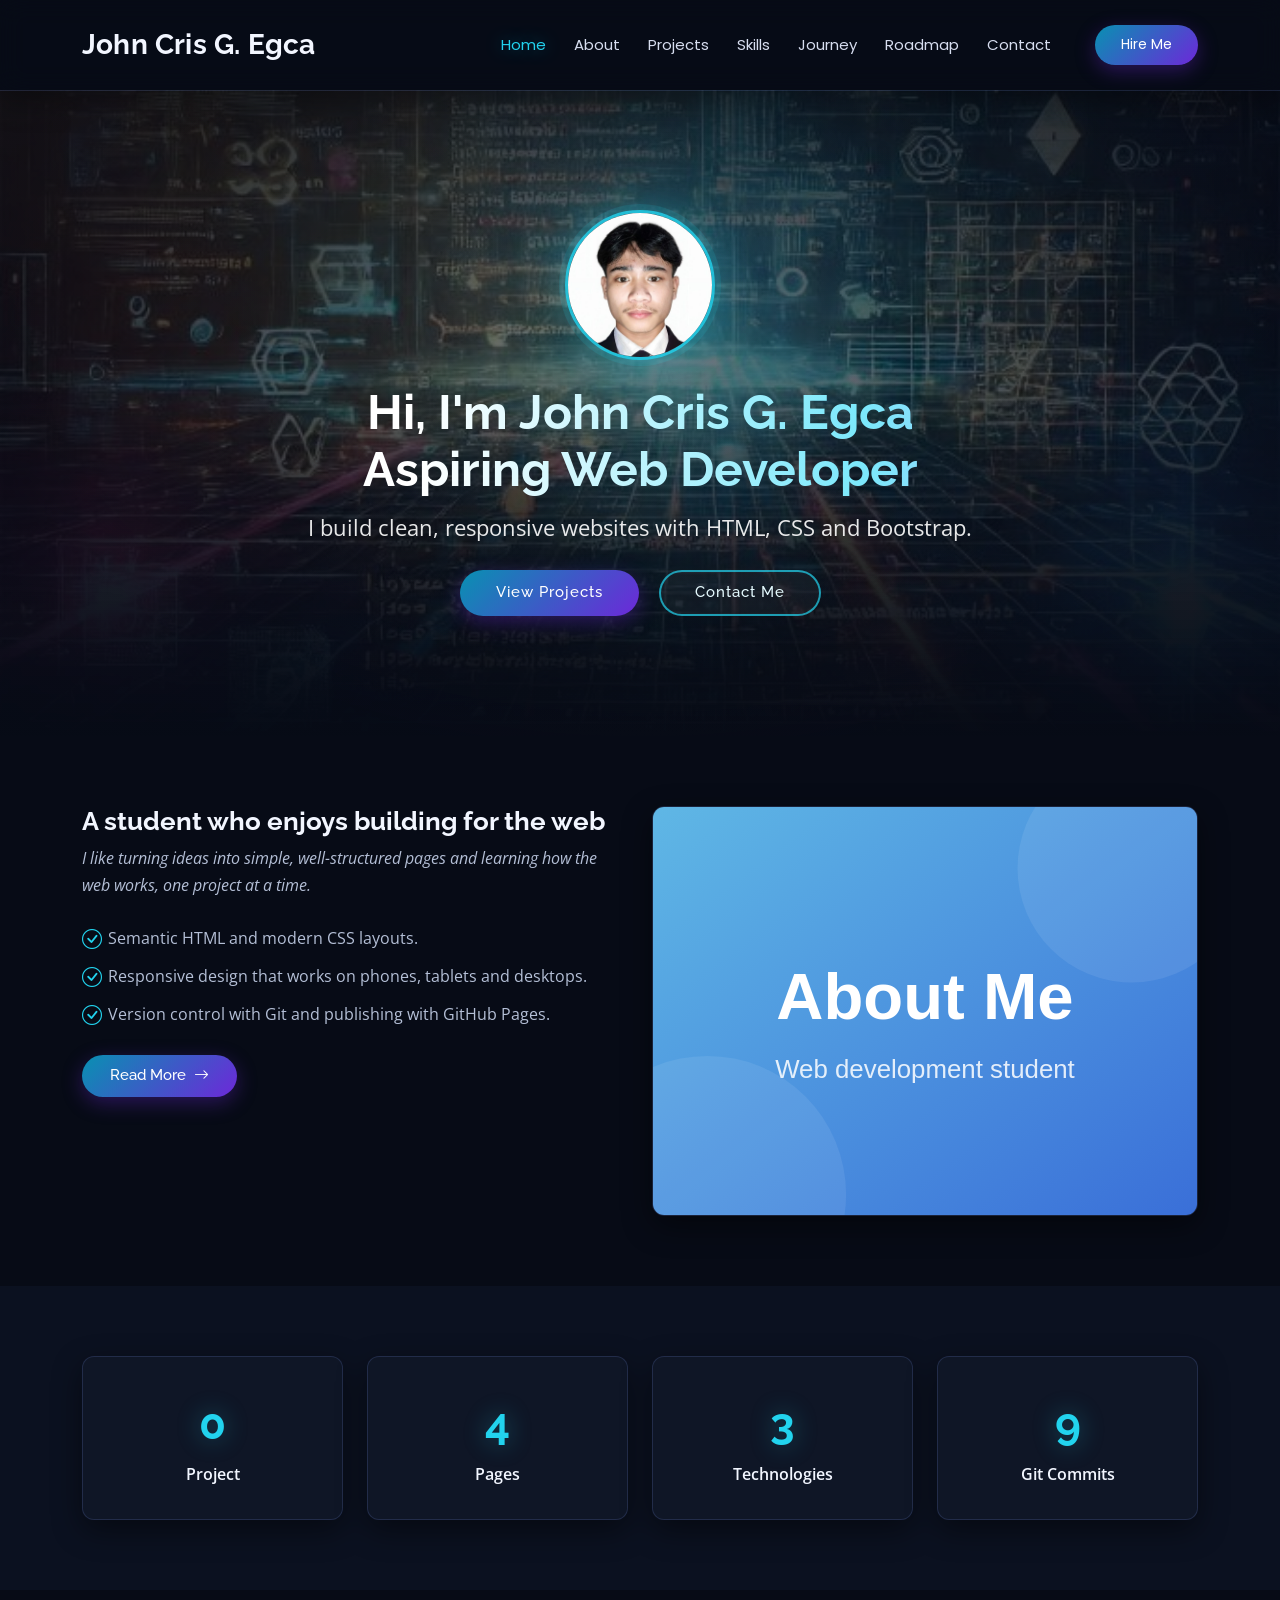
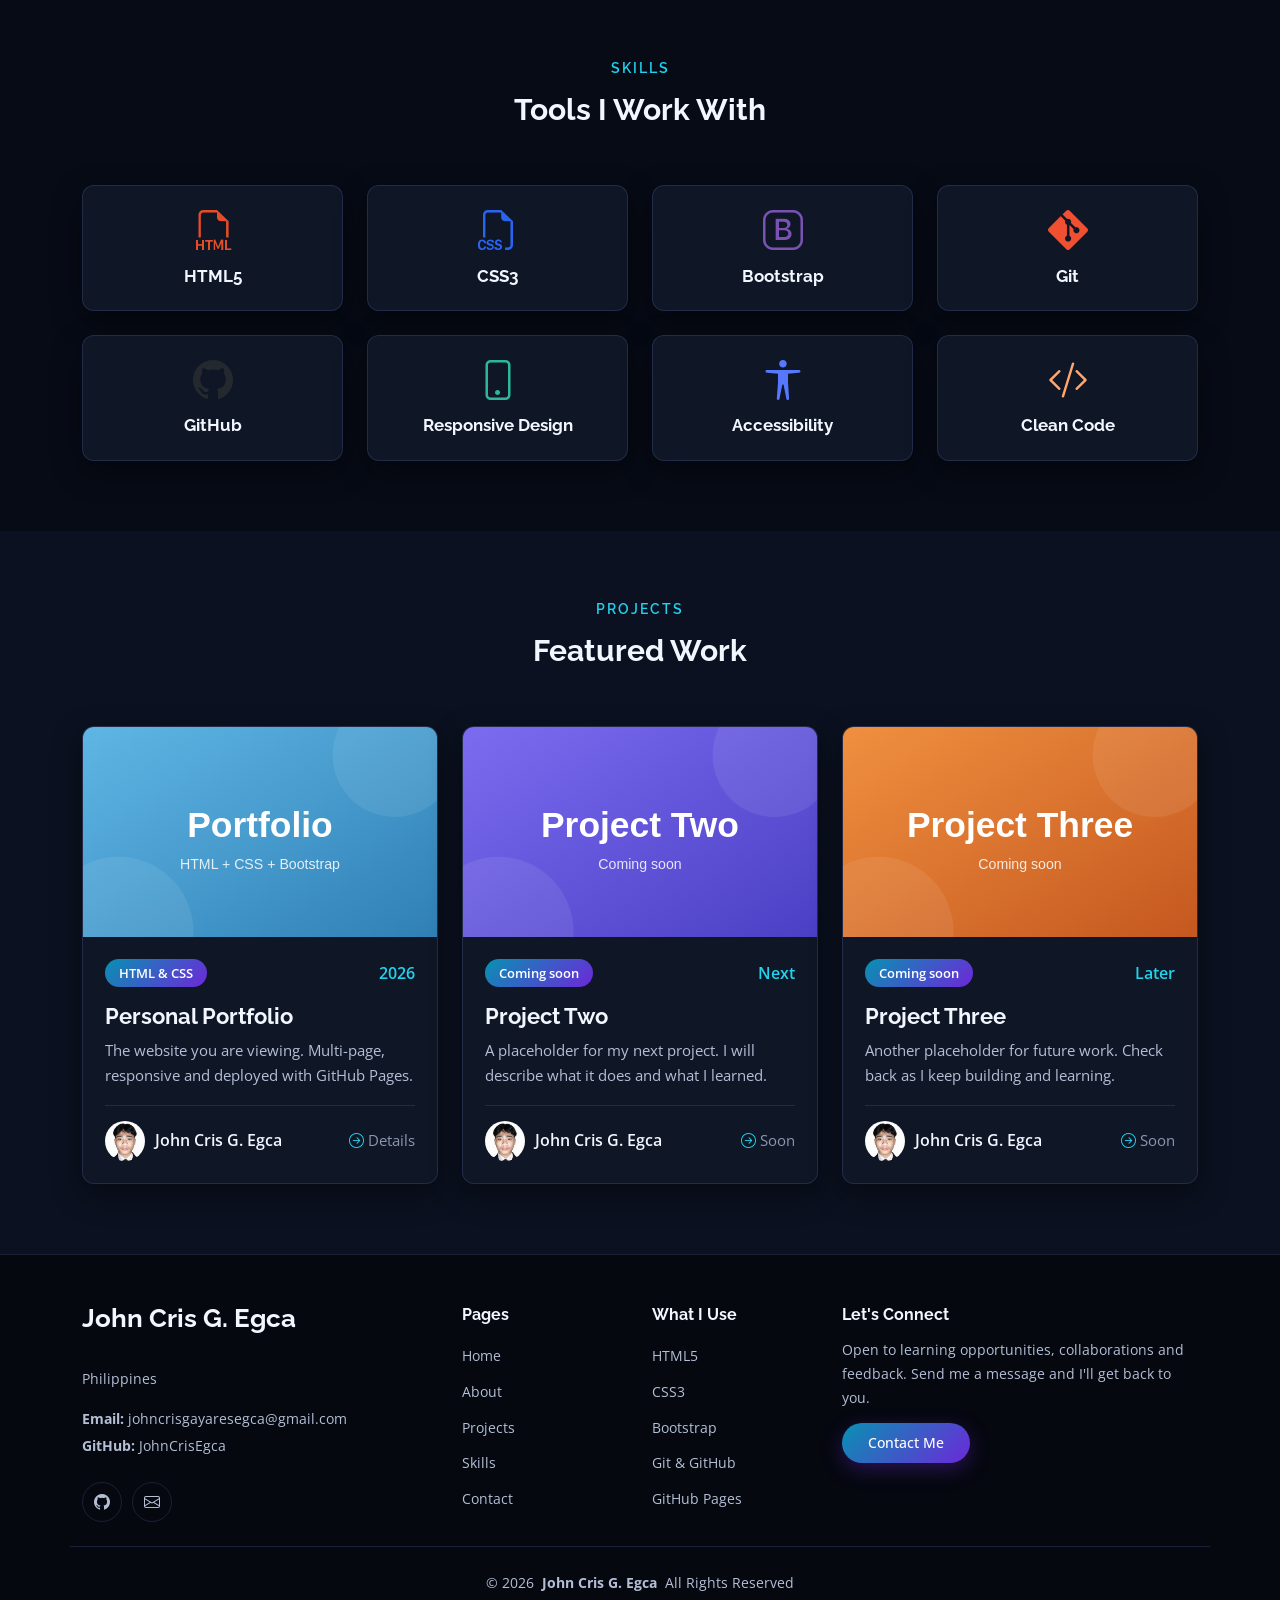
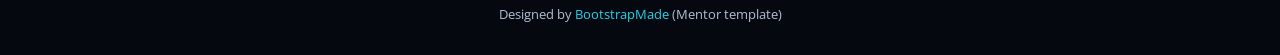
<file: index.html>
<!DOCTYPE html>
<html lang="en">

<head>
  <meta charset="utf-8">
  <meta content="width=device-width, initial-scale=1.0" name="viewport">
  <meta name="theme-color" content="#070b16">
  <meta name="color-scheme" content="dark">
  <title>Home | John Cris G. Egca</title>
  <meta name="description" content="Personal portfolio of John Cris G. Egca, an aspiring web developer.">
  <meta name="keywords" content="portfolio, web developer, HTML, CSS, John Cris G. Egca">

  <!-- Favicons -->
  <link href="assets/img/favicon.svg" rel="icon" type="image/svg+xml">

  <!-- Fonts -->
  <link href="https://fonts.googleapis.com" rel="preconnect">
  <link href="https://fonts.gstatic.com" rel="preconnect" crossorigin>
  <link href="https://fonts.googleapis.com/css2?family=Open+Sans:wght@300;400;500;600;700&family=Poppins:wght@300;400;500;600;700&family=Raleway:wght@400;500;600;700&display=swap" rel="stylesheet">

  <!-- Vendor CSS (CDN) -->
  <link href="https://cdn.jsdelivr.net/npm/bootstrap@5.3.3/dist/css/bootstrap.min.css" rel="stylesheet">
  <link href="https://cdn.jsdelivr.net/npm/bootstrap-icons@1.11.3/font/bootstrap-icons.min.css" rel="stylesheet">
  <link href="https://cdn.jsdelivr.net/npm/aos@2.3.4/dist/aos.css" rel="stylesheet">

  <!-- Main CSS File -->
  <link href="styles/main.css" rel="stylesheet">

  <!-- =======================================================
  * Layout based on: Mentor Bootstrap Template
  * Template URL: https://bootstrapmade.com/mentor-free-education-bootstrap-theme/
  * Author: BootstrapMade.com
  * License: https://bootstrapmade.com/license/
  ======================================================== -->
</head>

<body class="index-page">

  <header id="header" class="header d-flex align-items-center sticky-top">
    <div class="container-fluid container-xl position-relative d-flex align-items-center">

      <a href="index.html" class="logo d-flex align-items-center me-auto">
        <h1 class="sitename">John Cris G. Egca</h1>
      </a>

      <nav id="navmenu" class="navmenu">
        <ul>
          <li><a href="index.html" class="active">Home</a></li>
          <li><a href="about.html">About</a></li>
          <li><a href="projects.html">Projects</a></li>
          <li><a href="skills.html">Skills</a></li>
          <li><a href="journey.html">Journey</a></li>
          <li><a href="roadmap.html">Roadmap</a></li>
          <li><a href="contact.html">Contact</a></li>
        </ul>
        <i class="mobile-nav-toggle d-xl-none bi bi-list"></i>
      </nav>

      <a class="btn-getstarted" href="contact.html">Hire Me</a>

    </div>
  </header>

  <main class="main">

    <!-- Hero Section -->
    <section id="hero" class="hero section dark-background">

      <img src="assets/img/theme-bg.jpg" alt="" data-aos="fade-in">

      <div class="container">
        <img src="assets/img/profile.jpg" class="hero-photo" alt="Profile picture of John Cris G. Egca" data-aos="zoom-in">
        <h2 data-aos="fade-up" data-aos-delay="100">Hi, I'm John Cris G. Egca<br>Aspiring Web Developer</h2>
        <p data-aos="fade-up" data-aos-delay="200">I build clean, responsive websites with HTML, CSS and Bootstrap.</p>
        <div class="d-flex justify-content-center flex-wrap gap-2 mt-4" data-aos="fade-up" data-aos-delay="300">
          <a href="projects.html" class="btn-get-started">View Projects</a>
          <a href="contact.html" class="btn-get-started btn-outline">Contact Me</a>
        </div>
      </div>

    </section><!-- /Hero Section -->

    <!-- About Section -->
    <section id="about" class="about section">

      <div class="container">

        <div class="row gy-4">

          <div class="col-lg-6 order-1 order-lg-2" data-aos="fade-up" data-aos-delay="100">
            <img src="assets/img/about.svg" class="img-fluid" alt="About John Cris G. Egca">
          </div>

          <div class="col-lg-6 order-2 order-lg-1 content" data-aos="fade-up" data-aos-delay="200">
            <h3>A student who enjoys building for the web</h3>
            <p class="fst-italic">
              I like turning ideas into simple, well-structured pages and learning how the web works, one project at a time.
            </p>
            <ul>
              <li><i class="bi bi-check-circle"></i> <span>Semantic HTML and modern CSS layouts.</span></li>
              <li><i class="bi bi-check-circle"></i> <span>Responsive design that works on phones, tablets and desktops.</span></li>
              <li><i class="bi bi-check-circle"></i> <span>Version control with Git and publishing with GitHub Pages.</span></li>
            </ul>
            <a href="about.html" class="read-more"><span>Read More</span><i class="bi bi-arrow-right"></i></a>
          </div>

        </div>

      </div>

    </section><!-- /About Section -->

    <!-- Counts Section -->
    <section id="counts" class="section counts light-background">

      <div class="container" data-aos="fade-up" data-aos-delay="100">

        <div class="row gy-4">

          <div class="col-lg-3 col-md-6">
            <div class="stats-item text-center w-100 h-100">
              <span class="counter" data-end="1">1</span>
              <p>Project</p>
            </div>
          </div><!-- End Stats Item -->

          <div class="col-lg-3 col-md-6">
            <div class="stats-item text-center w-100 h-100">
              <span class="counter" data-end="7">7</span>
              <p>Pages</p>
            </div>
          </div><!-- End Stats Item -->

          <div class="col-lg-3 col-md-6">
            <div class="stats-item text-center w-100 h-100">
              <span class="counter" data-end="5">5</span>
              <p>Technologies</p>
            </div>
          </div><!-- End Stats Item -->

          <div class="col-lg-3 col-md-6">
            <div class="stats-item text-center w-100 h-100">
              <span class="counter" data-end="15">15</span>
              <p>Git Commits</p>
            </div>
          </div><!-- End Stats Item -->

        </div>

      </div>

    </section><!-- /Counts Section -->

    <!-- Features Section -->
    <section id="features" class="features section">

      <div class="container section-title" data-aos="fade-up">
        <h2>Skills</h2>
        <p>Tools I Work With</p>
      </div><!-- End Section Title -->

      <div class="container">

        <div class="row gy-4">

          <div class="col-lg-3 col-md-4 col-6" data-aos="fade-up" data-aos-delay="100">
            <div class="features-item">
              <i class="bi bi-filetype-html" style="color: #e44d26;"></i>
              <h3><a href="skills.html" class="stretched-link">HTML5</a></h3>
            </div>
          </div><!-- End Feature Item -->

          <div class="col-lg-3 col-md-4 col-6" data-aos="fade-up" data-aos-delay="200">
            <div class="features-item">
              <i class="bi bi-filetype-css" style="color: #2965f1;"></i>
              <h3><a href="skills.html" class="stretched-link">CSS3</a></h3>
            </div>
          </div><!-- End Feature Item -->

          <div class="col-lg-3 col-md-4 col-6" data-aos="fade-up" data-aos-delay="300">
            <div class="features-item">
              <i class="bi bi-bootstrap" style="color: #7952b3;"></i>
              <h3><a href="skills.html" class="stretched-link">Bootstrap</a></h3>
            </div>
          </div><!-- End Feature Item -->

          <div class="col-lg-3 col-md-4 col-6" data-aos="fade-up" data-aos-delay="400">
            <div class="features-item">
              <i class="bi bi-git" style="color: #f05032;"></i>
              <h3><a href="skills.html" class="stretched-link">Git</a></h3>
            </div>
          </div><!-- End Feature Item -->

          <div class="col-lg-3 col-md-4 col-6" data-aos="fade-up" data-aos-delay="500">
            <div class="features-item">
              <i class="bi bi-github" style="color: #24292f;"></i>
              <h3><a href="skills.html" class="stretched-link">GitHub</a></h3>
            </div>
          </div><!-- End Feature Item -->

          <div class="col-lg-3 col-md-4 col-6" data-aos="fade-up" data-aos-delay="600">
            <div class="features-item">
              <i class="bi bi-phone" style="color: #2fb59b;"></i>
              <h3><a href="skills.html" class="stretched-link">Responsive Design</a></h3>
            </div>
          </div><!-- End Feature Item -->

          <div class="col-lg-3 col-md-4 col-6" data-aos="fade-up" data-aos-delay="700">
            <div class="features-item">
              <i class="bi bi-universal-access" style="color: #5578ff;"></i>
              <h3><a href="skills.html" class="stretched-link">Accessibility</a></h3>
            </div>
          </div><!-- End Feature Item -->

          <div class="col-lg-3 col-md-4 col-6" data-aos="fade-up" data-aos-delay="800">
            <div class="features-item">
              <i class="bi bi-code-slash" style="color: #ffa76e;"></i>
              <h3><a href="skills.html" class="stretched-link">Clean Code</a></h3>
            </div>
          </div><!-- End Feature Item -->

        </div>

      </div>

    </section><!-- /Features Section -->

    <!-- Projects Section -->
    <section id="courses" class="courses section light-background">

      <div class="container section-title" data-aos="fade-up">
        <h2>Projects</h2>
        <p>Featured Work</p>
      </div><!-- End Section Title -->

      <div class="container">

        <div class="row">

          <div class="col-lg-4 col-md-6 d-flex align-items-stretch mt-4 mt-md-0" data-aos="zoom-in" data-aos-delay="100">
            <div class="course-item">
              <img src="assets/img/project-1.svg" class="img-fluid" alt="Personal Portfolio">
              <div class="course-content">
                <div class="d-flex justify-content-between align-items-center mb-3">
                  <p class="category">HTML &amp; CSS</p>
                  <p class="price">2026</p>
                </div>

                <h3><a href="project-details.html">Personal Portfolio</a></h3>
                <p class="description">The website you are viewing. Multi-page, responsive and deployed with GitHub Pages.</p>
                <div class="trainer d-flex justify-content-between align-items-center">
                  <div class="trainer-profile d-flex align-items-center">
                    <img src="assets/img/profile.jpg" class="img-fluid" alt="">
                    <a href="https://github.com/JohnCrisEgca" class="trainer-link" target="_blank" rel="noopener">John Cris G. Egca</a>
                  </div>
                  <div class="trainer-rank d-flex align-items-center">
                    <i class="bi bi-arrow-right-circle"></i>&nbsp;Details
                  </div>
                </div>
              </div>
            </div>
          </div> <!-- End Project Item-->

          <div class="col-lg-4 col-md-6 d-flex align-items-stretch mt-4 mt-md-0" data-aos="zoom-in" data-aos-delay="200">
            <div class="course-item">
              <img src="assets/img/project-2.svg" class="img-fluid" alt="Project Two">
              <div class="course-content">
                <div class="d-flex justify-content-between align-items-center mb-3">
                  <p class="category">Coming soon</p>
                  <p class="price">Next</p>
                </div>

                <h3><a href="projects.html">Project Two</a></h3>
                <p class="description">A placeholder for my next project. I will describe what it does and what I learned.</p>
                <div class="trainer d-flex justify-content-between align-items-center">
                  <div class="trainer-profile d-flex align-items-center">
                    <img src="assets/img/profile.jpg" class="img-fluid" alt="">
                    <a href="https://github.com/JohnCrisEgca" class="trainer-link" target="_blank" rel="noopener">John Cris G. Egca</a>
                  </div>
                  <div class="trainer-rank d-flex align-items-center">
                    <i class="bi bi-arrow-right-circle"></i>&nbsp;Soon
                  </div>
                </div>
              </div>
            </div>
          </div> <!-- End Project Item-->

          <div class="col-lg-4 col-md-6 d-flex align-items-stretch mt-4 mt-md-0" data-aos="zoom-in" data-aos-delay="300">
            <div class="course-item">
              <img src="assets/img/project-3.svg" class="img-fluid" alt="Project Three">
              <div class="course-content">
                <div class="d-flex justify-content-between align-items-center mb-3">
                  <p class="category">Coming soon</p>
                  <p class="price">Later</p>
                </div>

                <h3><a href="projects.html">Project Three</a></h3>
                <p class="description">Another placeholder for future work. Check back as I keep building and learning.</p>
                <div class="trainer d-flex justify-content-between align-items-center">
                  <div class="trainer-profile d-flex align-items-center">
                    <img src="assets/img/profile.jpg" class="img-fluid" alt="">
                    <a href="https://github.com/JohnCrisEgca" class="trainer-link" target="_blank" rel="noopener">John Cris G. Egca</a>
                  </div>
                  <div class="trainer-rank d-flex align-items-center">
                    <i class="bi bi-arrow-right-circle"></i>&nbsp;Soon
                  </div>
                </div>
              </div>
            </div>
          </div> <!-- End Project Item-->

        </div>

      </div>

    </section><!-- /Projects Section -->

  </main>

  <footer id="footer" class="footer position-relative light-background">

    <div class="container footer-top">
      <div class="row gy-4">
        <div class="col-lg-4 col-md-6 footer-about">
          <a href="index.html" class="logo d-flex align-items-center">
            <span class="sitename">John Cris G. Egca</span>
          </a>
          <div class="footer-contact pt-3">
            <p>Philippines</p>
            <p class="mt-3"><strong>Email:</strong> <span>johncrisgayaresegca@gmail.com</span></p>
            <p><strong>GitHub:</strong> <span>JohnCrisEgca</span></p>
          </div>
          <div class="social-links d-flex mt-4">
            <a href="https://github.com/JohnCrisEgca" target="_blank" rel="noopener" aria-label="GitHub"><i class="bi bi-github"></i></a>
            <a href="mailto:johncrisgayaresegca@gmail.com" aria-label="Email"><i class="bi bi-envelope"></i></a>
          </div>
        </div>

        <div class="col-lg-2 col-md-3 footer-links">
          <h4>Pages</h4>
          <ul>
            <li><a href="index.html">Home</a></li>
            <li><a href="about.html">About</a></li>
            <li><a href="projects.html">Projects</a></li>
            <li><a href="skills.html">Skills</a></li>
            <li><a href="contact.html">Contact</a></li>
          </ul>
        </div>

        <div class="col-lg-2 col-md-3 footer-links">
          <h4>What I Use</h4>
          <ul>
            <li><a href="skills.html">HTML5</a></li>
            <li><a href="skills.html">CSS3</a></li>
            <li><a href="skills.html">Bootstrap</a></li>
            <li><a href="skills.html">Git &amp; GitHub</a></li>
            <li><a href="skills.html">GitHub Pages</a></li>
          </ul>
        </div>

        <div class="col-lg-4 col-md-12 footer-cta">
          <h4>Let's Connect</h4>
          <p>Open to learning opportunities, collaborations and feedback. Send me a message and I'll get back to you.</p>
          <a href="contact.html" class="btn-cta">Contact Me</a>
        </div>

      </div>
    </div>

    <div class="container copyright text-center mt-4">
      <p>&copy; 2026 <strong class="px-1 sitename">John Cris G. Egca</strong> <span>All Rights Reserved</span></p>
      <div class="credits">
        Designed by <a href="https://bootstrapmade.com/">BootstrapMade</a> (Mentor template)
      </div>
    </div>

  </footer>

  <!-- Scroll Top -->
  <a href="#" id="scroll-top" class="scroll-top d-flex align-items-center justify-content-center"><i class="bi bi-arrow-up-short"></i></a>

  <!-- Preloader -->
  <div id="preloader"></div>

  <!-- Vendor JS Files (CDN) -->
  <script src="https://cdn.jsdelivr.net/npm/bootstrap@5.3.3/dist/js/bootstrap.bundle.min.js"></script>
  <script src="https://cdn.jsdelivr.net/npm/aos@2.3.4/dist/aos.js"></script>

  <!-- Main JS File -->
  <script src="assets/js/main.js"></script>

</body>

</html>
</file>
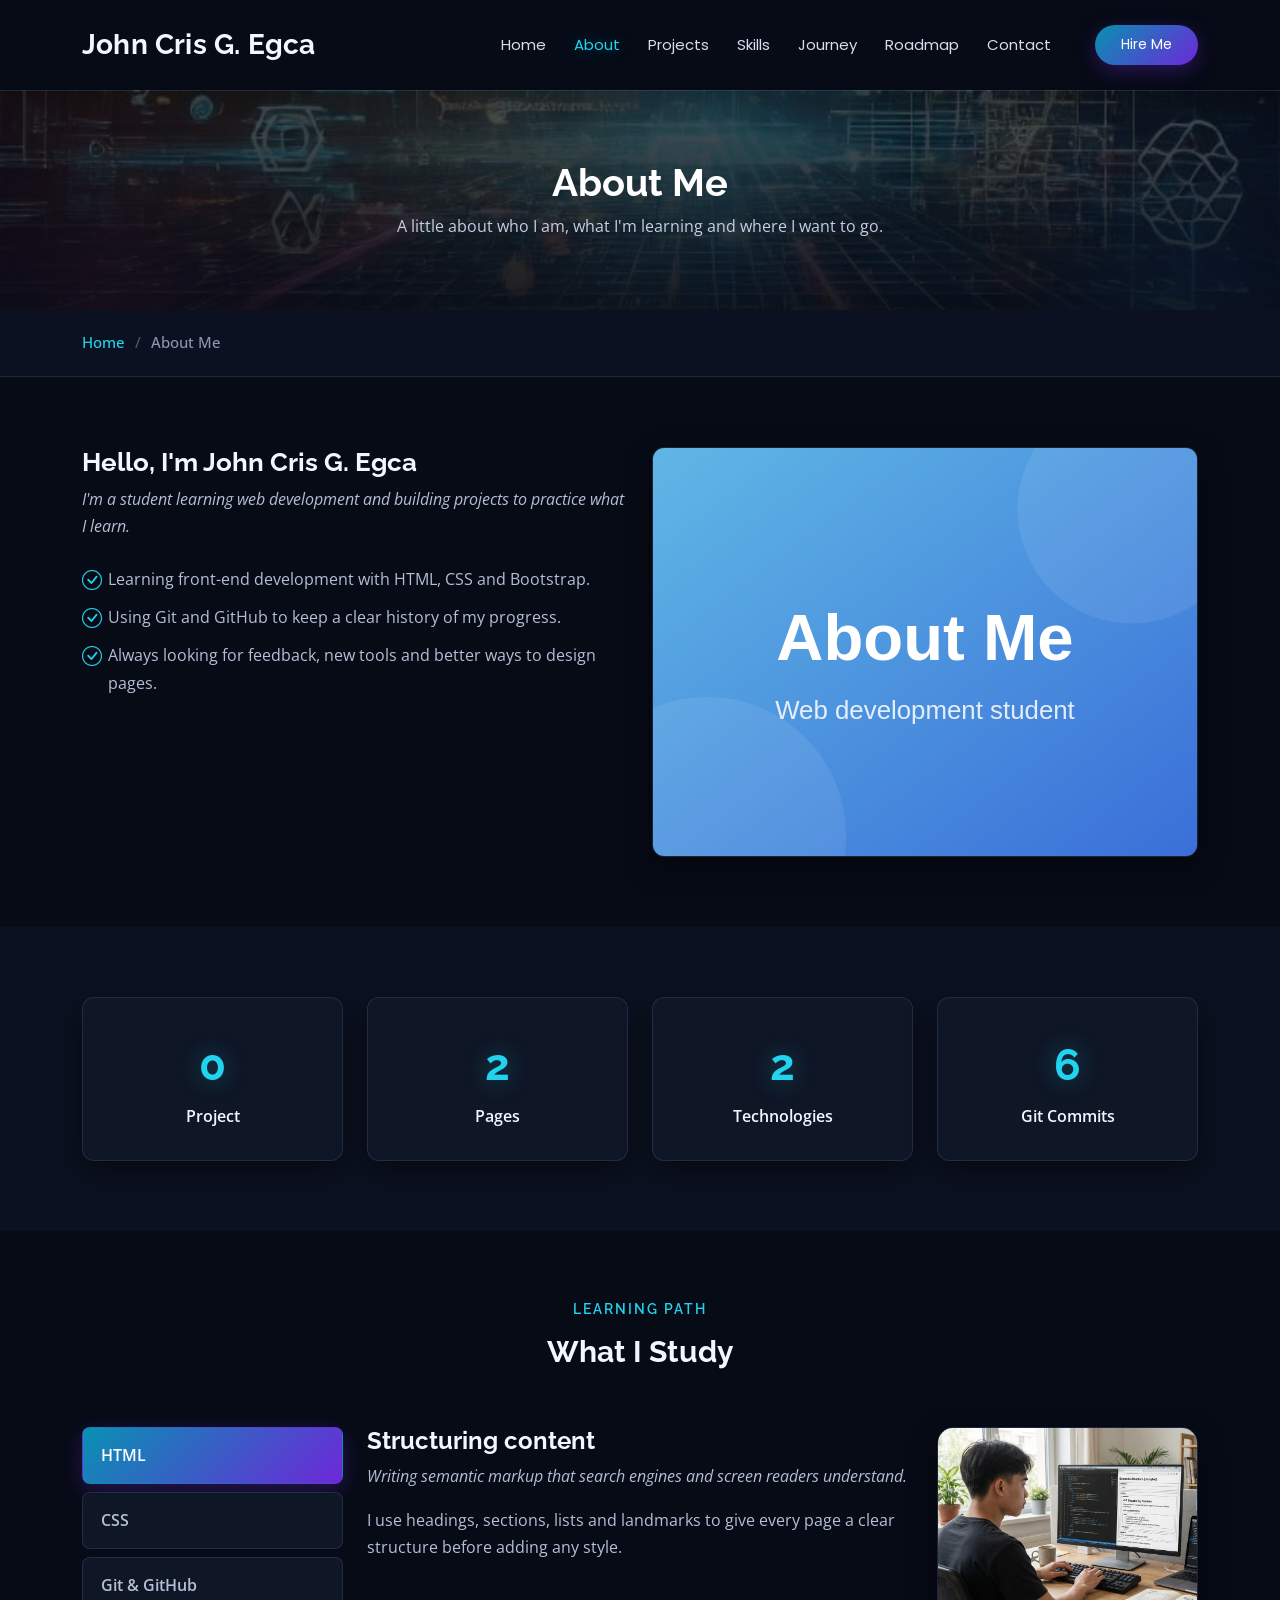
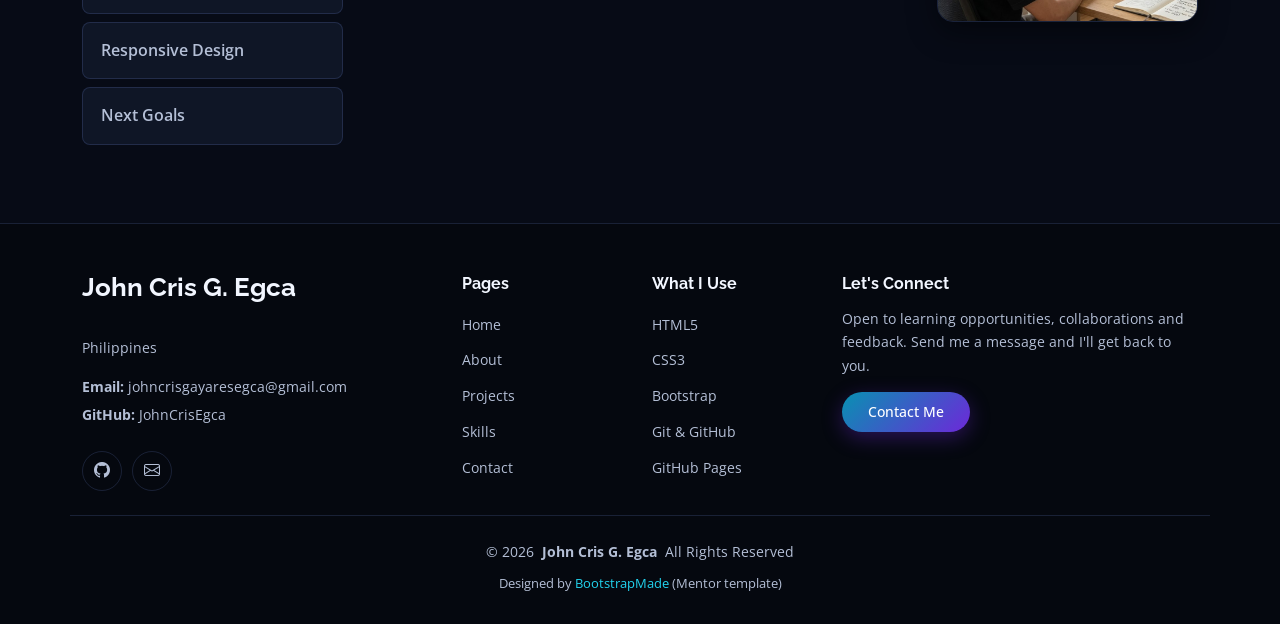
<file: about.html>
<!DOCTYPE html>
<html lang="en">

<head>
  <meta charset="utf-8">
  <meta content="width=device-width, initial-scale=1.0" name="viewport">
  <meta name="theme-color" content="#070b16">
  <meta name="color-scheme" content="dark">
  <title>About | John Cris G. Egca</title>
  <meta name="description" content="About John Cris G. Egca, an aspiring web developer.">
  <meta name="keywords" content="portfolio, web developer, HTML, CSS, John Cris G. Egca">

  <!-- Favicons -->
  <link href="assets/img/favicon.svg" rel="icon" type="image/svg+xml">

  <!-- Fonts -->
  <link href="https://fonts.googleapis.com" rel="preconnect">
  <link href="https://fonts.gstatic.com" rel="preconnect" crossorigin>
  <link href="https://fonts.googleapis.com/css2?family=Open+Sans:wght@300;400;500;600;700&family=Poppins:wght@300;400;500;600;700&family=Raleway:wght@400;500;600;700&display=swap" rel="stylesheet">

  <!-- Vendor CSS (CDN) -->
  <link href="https://cdn.jsdelivr.net/npm/bootstrap@5.3.3/dist/css/bootstrap.min.css" rel="stylesheet">
  <link href="https://cdn.jsdelivr.net/npm/bootstrap-icons@1.11.3/font/bootstrap-icons.min.css" rel="stylesheet">
  <link href="https://cdn.jsdelivr.net/npm/aos@2.3.4/dist/aos.css" rel="stylesheet">

  <!-- Main CSS File -->
  <link href="styles/main.css" rel="stylesheet">

  <!-- =======================================================
  * Layout based on: Mentor Bootstrap Template
  * Template URL: https://bootstrapmade.com/mentor-free-education-bootstrap-theme/
  * Author: BootstrapMade.com
  * License: https://bootstrapmade.com/license/
  ======================================================== -->
</head>

<body class="about-page">

  <header id="header" class="header d-flex align-items-center sticky-top">
    <div class="container-fluid container-xl position-relative d-flex align-items-center">

      <a href="index.html" class="logo d-flex align-items-center me-auto">
        <h1 class="sitename">John Cris G. Egca</h1>
      </a>

      <nav id="navmenu" class="navmenu">
        <ul>
          <li><a href="index.html">Home</a></li>
          <li><a href="about.html" class="active">About</a></li>
          <li><a href="projects.html">Projects</a></li>
          <li><a href="skills.html">Skills</a></li>
          <li><a href="journey.html">Journey</a></li>
          <li><a href="roadmap.html">Roadmap</a></li>
          <li><a href="contact.html">Contact</a></li>
        </ul>
        <i class="mobile-nav-toggle d-xl-none bi bi-list"></i>
      </nav>

      <a class="btn-getstarted" href="contact.html">Hire Me</a>

    </div>
  </header>

  <main class="main">

    <!-- Page Title -->
    <div class="page-title" data-aos="fade">
      <div class="heading">
        <div class="container">
          <div class="row d-flex justify-content-center text-center">
            <div class="col-lg-8">
              <h1>About Me</h1>
              <p class="mb-0">A little about who I am, what I'm learning and where I want to go.</p>
            </div>
          </div>
        </div>
      </div>
      <nav class="breadcrumbs">
        <div class="container">
          <ol>
            <li><a href="index.html">Home</a></li>
            <li class="current">About Me</li>
          </ol>
        </div>
      </nav>
    </div><!-- End Page Title -->

    <!-- About Us Section -->
    <section id="about-us" class="section about-us">

      <div class="container">

        <div class="row gy-4">

          <div class="col-lg-6 order-1 order-lg-2" data-aos="fade-up" data-aos-delay="100">
            <img src="assets/img/about.svg" class="img-fluid" alt="About John Cris G. Egca">
          </div>

          <div class="col-lg-6 order-2 order-lg-1 content" data-aos="fade-up" data-aos-delay="200">
            <h3>Hello, I'm John Cris G. Egca</h3>
            <p class="fst-italic">
              I'm a student learning web development and building projects to practice what I learn.
            </p>
            <ul>
              <li><i class="bi bi-check-circle"></i> <span>Learning front-end development with HTML, CSS and Bootstrap.</span></li>
              <li><i class="bi bi-check-circle"></i> <span>Using Git and GitHub to keep a clear history of my progress.</span></li>
              <li><i class="bi bi-check-circle"></i> <span>Always looking for feedback, new tools and better ways to design pages.</span></li>
            </ul>
          </div>

        </div>

      </div>

    </section><!-- /About Us Section -->

    <!-- Counts Section -->
    <section id="counts" class="section counts light-background">

      <div class="container" data-aos="fade-up" data-aos-delay="100">

        <div class="row gy-4">

          <div class="col-lg-3 col-md-6">
            <div class="stats-item text-center w-100 h-100">
              <span class="counter" data-end="1">1</span>
              <p>Project</p>
            </div>
          </div><!-- End Stats Item -->

          <div class="col-lg-3 col-md-6">
            <div class="stats-item text-center w-100 h-100">
              <span class="counter" data-end="7">7</span>
              <p>Pages</p>
            </div>
          </div><!-- End Stats Item -->

          <div class="col-lg-3 col-md-6">
            <div class="stats-item text-center w-100 h-100">
              <span class="counter" data-end="5">5</span>
              <p>Technologies</p>
            </div>
          </div><!-- End Stats Item -->

          <div class="col-lg-3 col-md-6">
            <div class="stats-item text-center w-100 h-100">
              <span class="counter" data-end="15">15</span>
              <p>Git Commits</p>
            </div>
          </div><!-- End Stats Item -->

        </div>

      </div>

    </section><!-- /Counts Section -->

    <!-- Tabs Section -->
    <section id="tabs" class="tabs section">

      <div class="container section-title" data-aos="fade-up">
        <h2>Learning Path</h2>
        <p>What I Study</p>
      </div><!-- End Section Title -->

      <div class="container" data-aos="fade-up" data-aos-delay="100">

        <div class="row">
          <div class="col-lg-3">
            <ul class="nav nav-tabs flex-column">
              <li class="nav-item">
                <a class="nav-link active show" data-bs-toggle="tab" href="#tab-1">HTML</a>
              </li>
              <li class="nav-item">
                <a class="nav-link" data-bs-toggle="tab" href="#tab-2">CSS</a>
              </li>
              <li class="nav-item">
                <a class="nav-link" data-bs-toggle="tab" href="#tab-3">Git &amp; GitHub</a>
              </li>
              <li class="nav-item">
                <a class="nav-link" data-bs-toggle="tab" href="#tab-4">Responsive Design</a>
              </li>
              <li class="nav-item">
                <a class="nav-link" data-bs-toggle="tab" href="#tab-5">Next Goals</a>
              </li>
            </ul>
          </div>
          <div class="col-lg-9 mt-4 mt-lg-0">
            <div class="tab-content">
              <div class="tab-pane active show" id="tab-1">
                <div class="row">
                  <div class="col-lg-8 details order-2 order-lg-1">
                    <h3>Structuring content</h3>
                    <p class="fst-italic">Writing semantic markup that search engines and screen readers understand.</p>
                    <p>I use headings, sections, lists and landmarks to give every page a clear structure before adding any style.</p>
                  </div>
                  <div class="col-lg-4 text-center order-1 order-lg-2">
                    <img src="assets/img/structuring-content.jpg" alt="Studying semantic HTML at my desk" class="img-fluid rounded-4 tab-photo">
                  </div>
                </div>
              </div>
              <div class="tab-pane" id="tab-2">
                <div class="row">
                  <div class="col-lg-8 details order-2 order-lg-1">
                    <h3>Styling and layout</h3>
                    <p class="fst-italic">Making pages look good with Flexbox, Grid and a consistent design system.</p>
                    <p>I organize styles in a dedicated stylesheet and use variables for colors and fonts so changes stay easy.</p>
                  </div>
                  <div class="col-lg-4 text-center order-1 order-lg-2">
                    <img src="assets/img/styling-layout.jpg" alt="Styling and building layouts with CSS at my desk" class="img-fluid rounded-4 tab-photo">
                  </div>
                </div>
              </div>
              <div class="tab-pane" id="tab-3">
                <div class="row">
                  <div class="col-lg-8 details order-2 order-lg-1">
                    <h3>Tracking my work</h3>
                    <p class="fst-italic">Using commits to document progress and GitHub to share the code.</p>
                    <p>Small, clear commits make it easy to see how a project grew, and to undo mistakes safely.</p>
                  </div>
                  <div class="col-lg-4 text-center order-1 order-lg-2">
                    <img src="assets/img/tracking-work.jpg" alt="Tracking my work with Git and GitHub at my desk" class="img-fluid rounded-4 tab-photo">
                  </div>
                </div>
              </div>
              <div class="tab-pane" id="tab-4">
                <div class="row">
                  <div class="col-lg-8 details order-2 order-lg-1">
                    <h3>Every screen size</h3>
                    <p class="fst-italic">Building mobile-friendly layouts with Bootstrap's grid and media queries.</p>
                    <p>I test pages at phone, tablet and desktop widths so nothing breaks or overflows.</p>
                  </div>
                  <div class="col-lg-4 text-center order-1 order-lg-2">
                    <img src="assets/img/every-screen.jpg" alt="Testing my pages on phone, tablet and desktop" class="img-fluid rounded-4 tab-photo">
                  </div>
                </div>
              </div>
              <div class="tab-pane" id="tab-5">
                <div class="row">
                  <div class="col-lg-8 details order-2 order-lg-1">
                    <h3>Where I'm heading</h3>
                    <p class="fst-italic">Learning JavaScript to make my pages interactive.</p>
                    <p>After HTML and CSS, I want to learn the DOM, small interactive widgets and eventually a front-end framework.</p>
                  </div>
                  <div class="col-lg-4 text-center order-1 order-lg-2">
                    <img src="assets/img/where-heading.jpg" alt="Learning JavaScript and planning my next steps at my desk" class="img-fluid rounded-4 tab-photo">
                  </div>
                </div>
              </div>
            </div>
          </div>
        </div>

      </div>

    </section><!-- /Tabs Section -->

  </main>

  <footer id="footer" class="footer position-relative light-background">

    <div class="container footer-top">
      <div class="row gy-4">
        <div class="col-lg-4 col-md-6 footer-about">
          <a href="index.html" class="logo d-flex align-items-center">
            <span class="sitename">John Cris G. Egca</span>
          </a>
          <div class="footer-contact pt-3">
            <p>Philippines</p>
            <p class="mt-3"><strong>Email:</strong> <span>johncrisgayaresegca@gmail.com</span></p>
            <p><strong>GitHub:</strong> <span>JohnCrisEgca</span></p>
          </div>
          <div class="social-links d-flex mt-4">
            <a href="https://github.com/JohnCrisEgca" target="_blank" rel="noopener" aria-label="GitHub"><i class="bi bi-github"></i></a>
            <a href="mailto:johncrisgayaresegca@gmail.com" aria-label="Email"><i class="bi bi-envelope"></i></a>
          </div>
        </div>

        <div class="col-lg-2 col-md-3 footer-links">
          <h4>Pages</h4>
          <ul>
            <li><a href="index.html">Home</a></li>
            <li><a href="about.html">About</a></li>
            <li><a href="projects.html">Projects</a></li>
            <li><a href="skills.html">Skills</a></li>
            <li><a href="contact.html">Contact</a></li>
          </ul>
        </div>

        <div class="col-lg-2 col-md-3 footer-links">
          <h4>What I Use</h4>
          <ul>
            <li><a href="skills.html">HTML5</a></li>
            <li><a href="skills.html">CSS3</a></li>
            <li><a href="skills.html">Bootstrap</a></li>
            <li><a href="skills.html">Git &amp; GitHub</a></li>
            <li><a href="skills.html">GitHub Pages</a></li>
          </ul>
        </div>

        <div class="col-lg-4 col-md-12 footer-cta">
          <h4>Let's Connect</h4>
          <p>Open to learning opportunities, collaborations and feedback. Send me a message and I'll get back to you.</p>
          <a href="contact.html" class="btn-cta">Contact Me</a>
        </div>

      </div>
    </div>

    <div class="container copyright text-center mt-4">
      <p>&copy; 2026 <strong class="px-1 sitename">John Cris G. Egca</strong> <span>All Rights Reserved</span></p>
      <div class="credits">
        Designed by <a href="https://bootstrapmade.com/">BootstrapMade</a> (Mentor template)
      </div>
    </div>

  </footer>

  <!-- Scroll Top -->
  <a href="#" id="scroll-top" class="scroll-top d-flex align-items-center justify-content-center"><i class="bi bi-arrow-up-short"></i></a>

  <!-- Preloader -->
  <div id="preloader"></div>

  <!-- Vendor JS Files (CDN) -->
  <script src="https://cdn.jsdelivr.net/npm/bootstrap@5.3.3/dist/js/bootstrap.bundle.min.js"></script>
  <script src="https://cdn.jsdelivr.net/npm/aos@2.3.4/dist/aos.js"></script>

  <!-- Main JS File -->
  <script src="assets/js/main.js"></script>

</body>

</html>
</file>
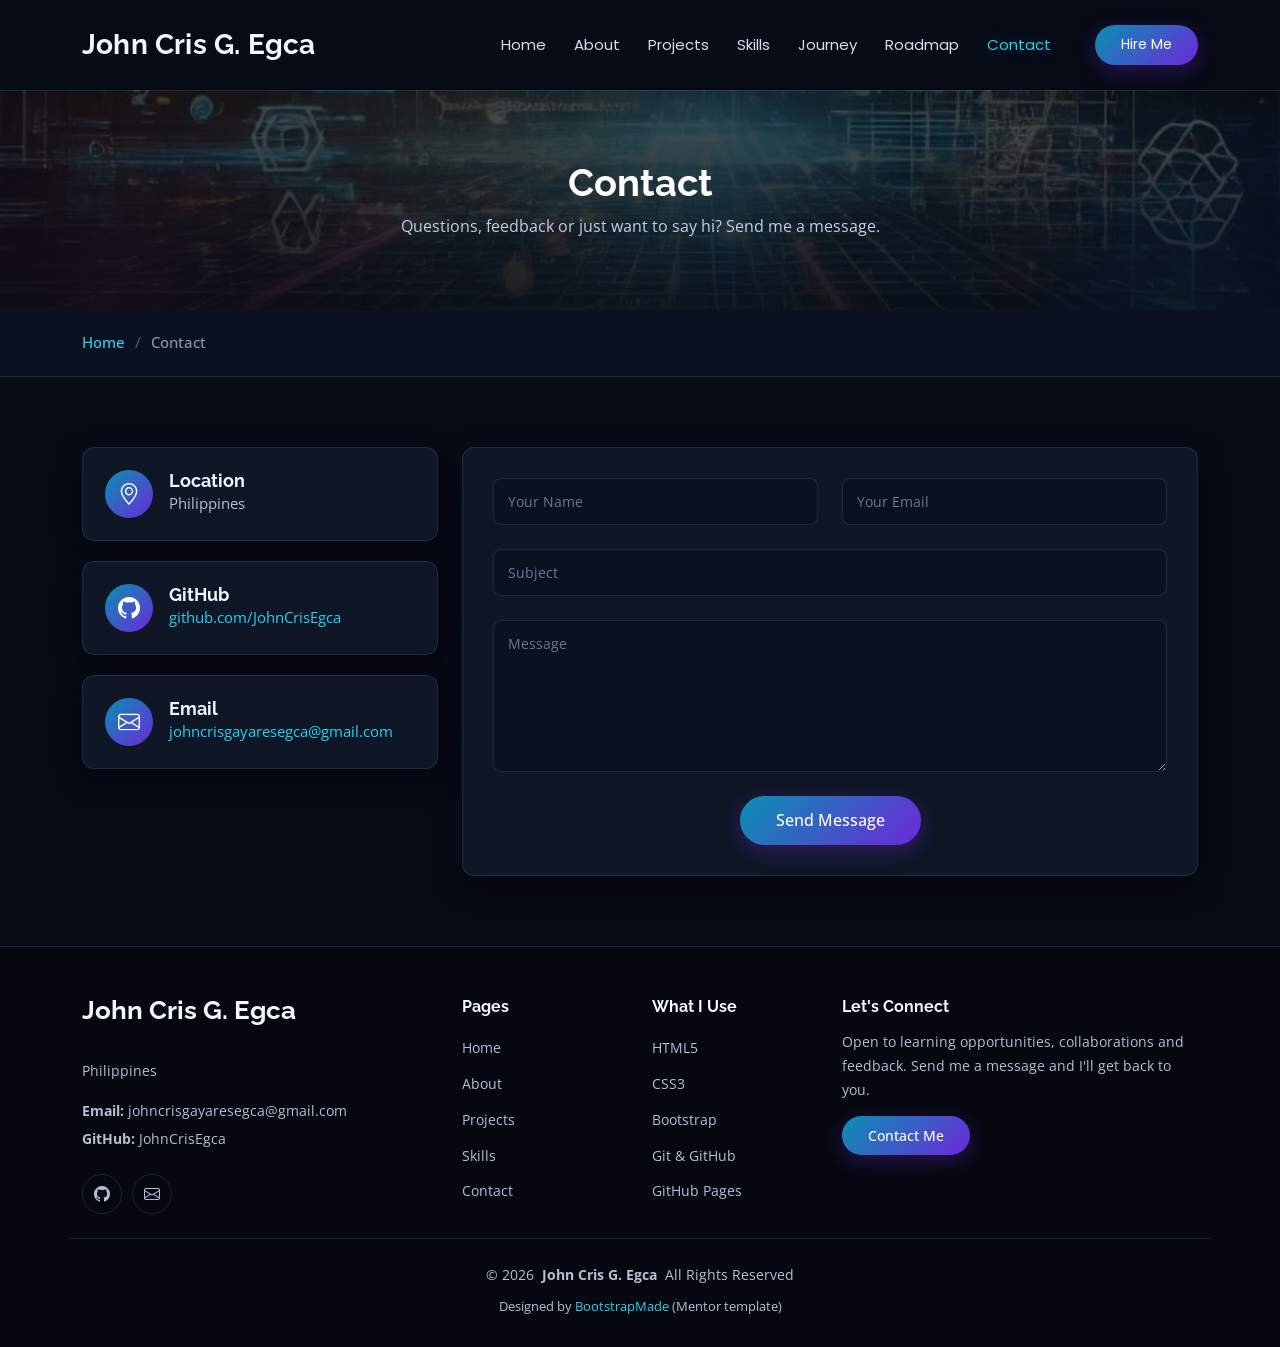
<file: contact.html>
<!DOCTYPE html>
<html lang="en">

<head>
  <meta charset="utf-8">
  <meta content="width=device-width, initial-scale=1.0" name="viewport">
  <meta name="theme-color" content="#070b16">
  <meta name="color-scheme" content="dark">
  <title>Contact | John Cris G. Egca</title>
  <meta name="description" content="Get in touch with John Cris G. Egca.">
  <meta name="keywords" content="portfolio, web developer, HTML, CSS, John Cris G. Egca">

  <!-- Favicons -->
  <link href="assets/img/favicon.svg" rel="icon" type="image/svg+xml">

  <!-- Fonts -->
  <link href="https://fonts.googleapis.com" rel="preconnect">
  <link href="https://fonts.gstatic.com" rel="preconnect" crossorigin>
  <link href="https://fonts.googleapis.com/css2?family=Open+Sans:wght@300;400;500;600;700&family=Poppins:wght@300;400;500;600;700&family=Raleway:wght@400;500;600;700&display=swap" rel="stylesheet">

  <!-- Vendor CSS (CDN) -->
  <link href="https://cdn.jsdelivr.net/npm/bootstrap@5.3.3/dist/css/bootstrap.min.css" rel="stylesheet">
  <link href="https://cdn.jsdelivr.net/npm/bootstrap-icons@1.11.3/font/bootstrap-icons.min.css" rel="stylesheet">
  <link href="https://cdn.jsdelivr.net/npm/aos@2.3.4/dist/aos.css" rel="stylesheet">

  <!-- Main CSS File -->
  <link href="styles/main.css" rel="stylesheet">

  <!-- =======================================================
  * Layout based on: Mentor Bootstrap Template
  * Template URL: https://bootstrapmade.com/mentor-free-education-bootstrap-theme/
  * Author: BootstrapMade.com
  * License: https://bootstrapmade.com/license/
  ======================================================== -->
</head>

<body class="contact-page">

  <header id="header" class="header d-flex align-items-center sticky-top">
    <div class="container-fluid container-xl position-relative d-flex align-items-center">

      <a href="index.html" class="logo d-flex align-items-center me-auto">
        <h1 class="sitename">John Cris G. Egca</h1>
      </a>

      <nav id="navmenu" class="navmenu">
        <ul>
          <li><a href="index.html">Home</a></li>
          <li><a href="about.html">About</a></li>
          <li><a href="projects.html">Projects</a></li>
          <li><a href="skills.html">Skills</a></li>
          <li><a href="journey.html">Journey</a></li>
          <li><a href="roadmap.html">Roadmap</a></li>
          <li><a href="contact.html" class="active">Contact</a></li>
        </ul>
        <i class="mobile-nav-toggle d-xl-none bi bi-list"></i>
      </nav>

      <a class="btn-getstarted" href="contact.html">Hire Me</a>

    </div>
  </header>

  <main class="main">

    <!-- Page Title -->
    <div class="page-title" data-aos="fade">
      <div class="heading">
        <div class="container">
          <div class="row d-flex justify-content-center text-center">
            <div class="col-lg-8">
              <h1>Contact</h1>
              <p class="mb-0">Questions, feedback or just want to say hi? Send me a message.</p>
            </div>
          </div>
        </div>
      </div>
      <nav class="breadcrumbs">
        <div class="container">
          <ol>
            <li><a href="index.html">Home</a></li>
            <li class="current">Contact</li>
          </ol>
        </div>
      </nav>
    </div><!-- End Page Title -->

    <!-- Contact Section -->
    <section id="contact" class="contact section">

      <div class="container" data-aos="fade-up" data-aos-delay="100">

        <div class="row gy-4">

          <div class="col-lg-4">
            <div class="info-item d-flex" data-aos="fade-up" data-aos-delay="300">
              <i class="bi bi-geo-alt flex-shrink-0"></i>
              <div>
                <h3>Location</h3>
                <p>Philippines</p>
              </div>
            </div><!-- End Info Item -->

            <div class="info-item d-flex" data-aos="fade-up" data-aos-delay="400">
              <i class="bi bi-github flex-shrink-0"></i>
              <div>
                <h3>GitHub</h3>
                <p><a href="https://github.com/JohnCrisEgca" target="_blank" rel="noopener">github.com/JohnCrisEgca</a></p>
              </div>
            </div><!-- End Info Item -->

            <div class="info-item d-flex" data-aos="fade-up" data-aos-delay="500">
              <i class="bi bi-envelope flex-shrink-0"></i>
              <div>
                <h3>Email</h3>
                <p><a href="mailto:johncrisgayaresegca@gmail.com">johncrisgayaresegca@gmail.com</a></p>
              </div>
            </div><!-- End Info Item -->

          </div>

          <div class="col-lg-8">
            <form id="contact-form" class="email-form" data-to="johncrisgayaresegca@gmail.com" data-aos="fade-up" data-aos-delay="200">
              <div class="row gy-4">

                <div class="col-md-6">
                  <input type="text" name="name" class="form-control" placeholder="Your Name" required>
                </div>

                <div class="col-md-6">
                  <input type="email" class="form-control" name="email" placeholder="Your Email" required>
                </div>

                <div class="col-md-12">
                  <input type="text" class="form-control" name="subject" placeholder="Subject" required>
                </div>

                <div class="col-md-12">
                  <textarea class="form-control" name="message" rows="6" placeholder="Message" required></textarea>
                </div>

                <div class="col-md-12 text-center">
                  <div class="form-note">Opening your email app so you can send the message...</div>
                  <button type="submit">Send Message</button>
                </div>

              </div>
            </form>
          </div><!-- End Contact Form -->

        </div>

      </div>

    </section><!-- /Contact Section -->

  </main>

  <footer id="footer" class="footer position-relative light-background">

    <div class="container footer-top">
      <div class="row gy-4">
        <div class="col-lg-4 col-md-6 footer-about">
          <a href="index.html" class="logo d-flex align-items-center">
            <span class="sitename">John Cris G. Egca</span>
          </a>
          <div class="footer-contact pt-3">
            <p>Philippines</p>
            <p class="mt-3"><strong>Email:</strong> <span>johncrisgayaresegca@gmail.com</span></p>
            <p><strong>GitHub:</strong> <span>JohnCrisEgca</span></p>
          </div>
          <div class="social-links d-flex mt-4">
            <a href="https://github.com/JohnCrisEgca" target="_blank" rel="noopener" aria-label="GitHub"><i class="bi bi-github"></i></a>
            <a href="mailto:johncrisgayaresegca@gmail.com" aria-label="Email"><i class="bi bi-envelope"></i></a>
          </div>
        </div>

        <div class="col-lg-2 col-md-3 footer-links">
          <h4>Pages</h4>
          <ul>
            <li><a href="index.html">Home</a></li>
            <li><a href="about.html">About</a></li>
            <li><a href="projects.html">Projects</a></li>
            <li><a href="skills.html">Skills</a></li>
            <li><a href="contact.html">Contact</a></li>
          </ul>
        </div>

        <div class="col-lg-2 col-md-3 footer-links">
          <h4>What I Use</h4>
          <ul>
            <li><a href="skills.html">HTML5</a></li>
            <li><a href="skills.html">CSS3</a></li>
            <li><a href="skills.html">Bootstrap</a></li>
            <li><a href="skills.html">Git &amp; GitHub</a></li>
            <li><a href="skills.html">GitHub Pages</a></li>
          </ul>
        </div>

        <div class="col-lg-4 col-md-12 footer-cta">
          <h4>Let's Connect</h4>
          <p>Open to learning opportunities, collaborations and feedback. Send me a message and I'll get back to you.</p>
          <a href="contact.html" class="btn-cta">Contact Me</a>
        </div>

      </div>
    </div>

    <div class="container copyright text-center mt-4">
      <p>&copy; 2026 <strong class="px-1 sitename">John Cris G. Egca</strong> <span>All Rights Reserved</span></p>
      <div class="credits">
        Designed by <a href="https://bootstrapmade.com/">BootstrapMade</a> (Mentor template)
      </div>
    </div>

  </footer>

  <!-- Scroll Top -->
  <a href="#" id="scroll-top" class="scroll-top d-flex align-items-center justify-content-center"><i class="bi bi-arrow-up-short"></i></a>

  <!-- Preloader -->
  <div id="preloader"></div>

  <!-- Vendor JS Files (CDN) -->
  <script src="https://cdn.jsdelivr.net/npm/bootstrap@5.3.3/dist/js/bootstrap.bundle.min.js"></script>
  <script src="https://cdn.jsdelivr.net/npm/aos@2.3.4/dist/aos.js"></script>

  <!-- Main JS File -->
  <script src="assets/js/main.js"></script>

</body>

</html>
</file>
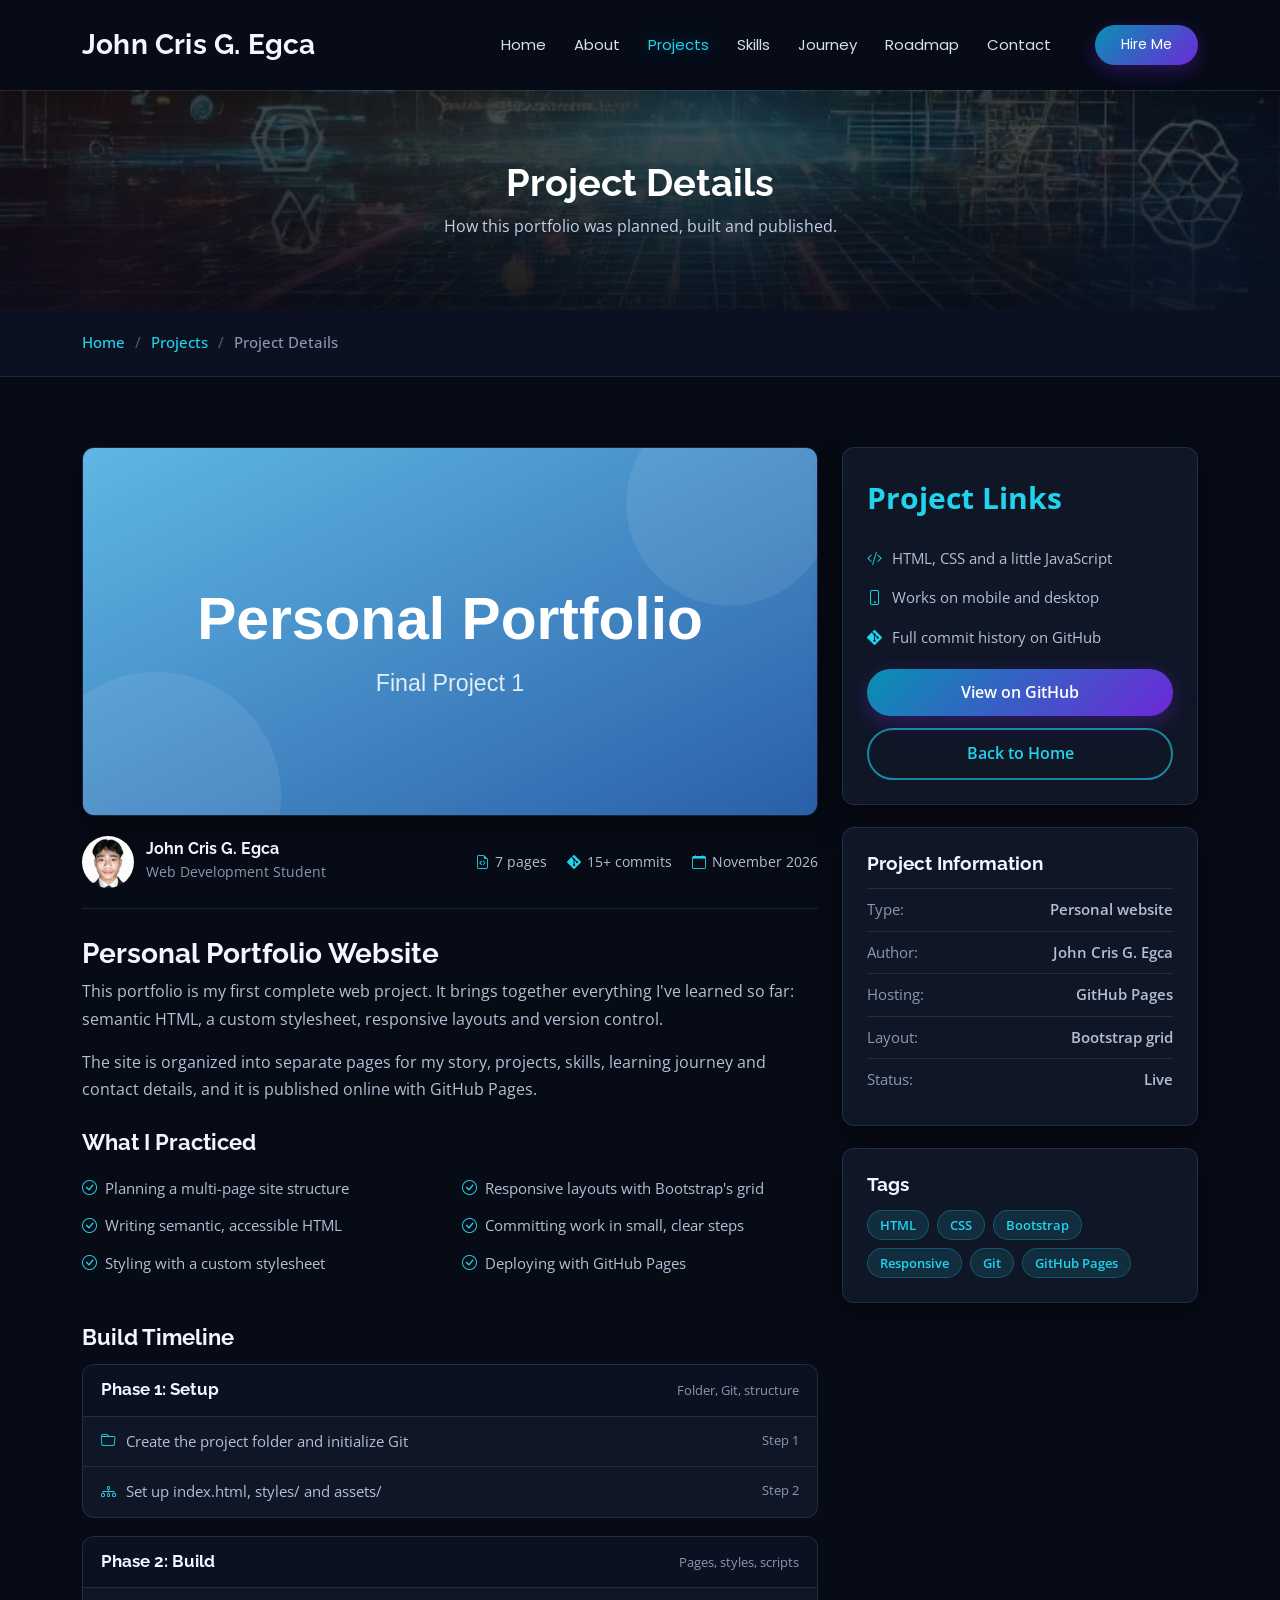
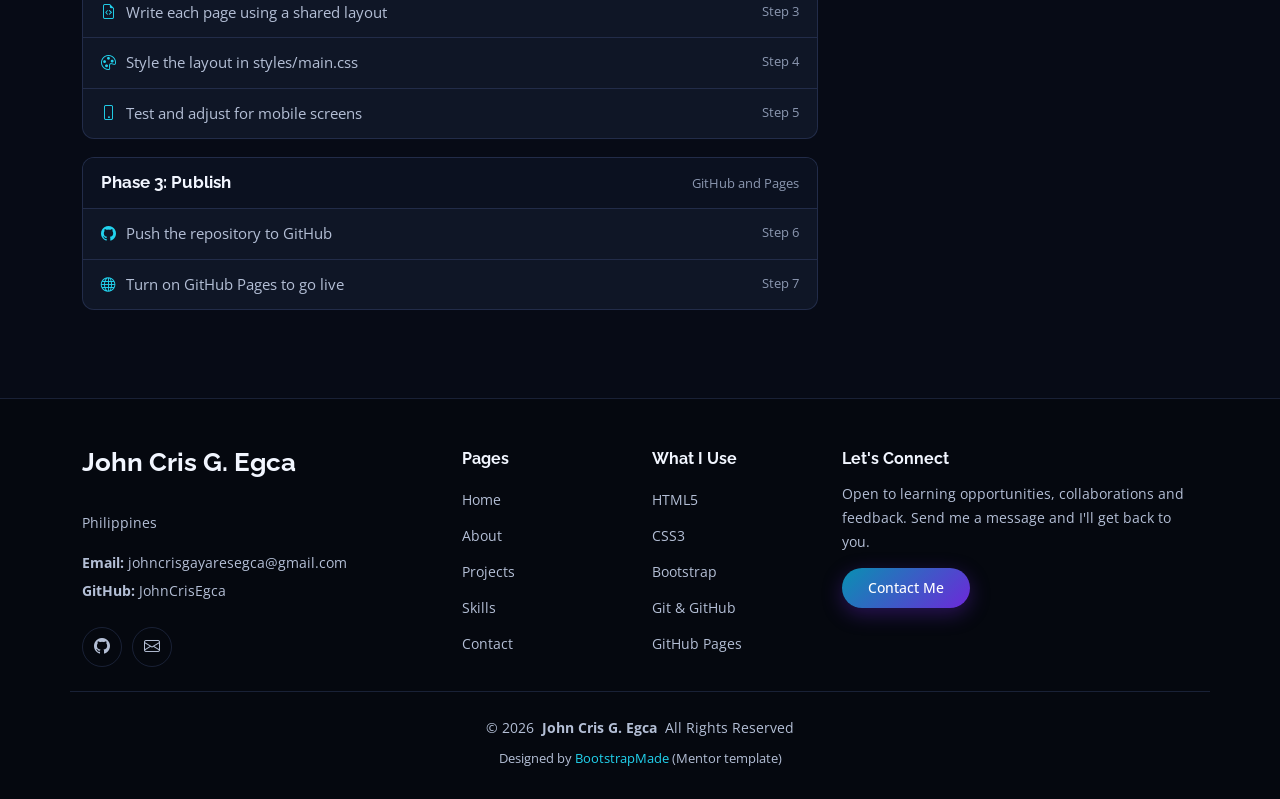
<file: project-details.html>
<!DOCTYPE html>
<html lang="en">

<head>
  <meta charset="utf-8">
  <meta content="width=device-width, initial-scale=1.0" name="viewport">
  <meta name="theme-color" content="#070b16">
  <meta name="color-scheme" content="dark">
  <title>Project Details | John Cris G. Egca</title>
  <meta name="description" content="Details of the personal portfolio project by John Cris G. Egca.">
  <meta name="keywords" content="portfolio, web developer, HTML, CSS, John Cris G. Egca">

  <!-- Favicons -->
  <link href="assets/img/favicon.svg" rel="icon" type="image/svg+xml">

  <!-- Fonts -->
  <link href="https://fonts.googleapis.com" rel="preconnect">
  <link href="https://fonts.gstatic.com" rel="preconnect" crossorigin>
  <link href="https://fonts.googleapis.com/css2?family=Open+Sans:wght@300;400;500;600;700&family=Poppins:wght@300;400;500;600;700&family=Raleway:wght@400;500;600;700&display=swap" rel="stylesheet">

  <!-- Vendor CSS (CDN) -->
  <link href="https://cdn.jsdelivr.net/npm/bootstrap@5.3.3/dist/css/bootstrap.min.css" rel="stylesheet">
  <link href="https://cdn.jsdelivr.net/npm/bootstrap-icons@1.11.3/font/bootstrap-icons.min.css" rel="stylesheet">
  <link href="https://cdn.jsdelivr.net/npm/aos@2.3.4/dist/aos.css" rel="stylesheet">

  <!-- Main CSS File -->
  <link href="styles/main.css" rel="stylesheet">

  <!-- =======================================================
  * Layout based on: Mentor Bootstrap Template
  * Template URL: https://bootstrapmade.com/mentor-free-education-bootstrap-theme/
  * Author: BootstrapMade.com
  * License: https://bootstrapmade.com/license/
  ======================================================== -->
</head>

<body class="project-details-page">

  <header id="header" class="header d-flex align-items-center sticky-top">
    <div class="container-fluid container-xl position-relative d-flex align-items-center">

      <a href="index.html" class="logo d-flex align-items-center me-auto">
        <h1 class="sitename">John Cris G. Egca</h1>
      </a>

      <nav id="navmenu" class="navmenu">
        <ul>
          <li><a href="index.html">Home</a></li>
          <li><a href="about.html">About</a></li>
          <li><a href="projects.html" class="active">Projects</a></li>
          <li><a href="skills.html">Skills</a></li>
          <li><a href="journey.html">Journey</a></li>
          <li><a href="roadmap.html">Roadmap</a></li>
          <li><a href="contact.html">Contact</a></li>
        </ul>
        <i class="mobile-nav-toggle d-xl-none bi bi-list"></i>
      </nav>

      <a class="btn-getstarted" href="contact.html">Hire Me</a>

    </div>
  </header>

  <main class="main">

    <!-- Page Title -->
    <div class="page-title" data-aos="fade">
      <div class="heading">
        <div class="container">
          <div class="row d-flex justify-content-center text-center">
            <div class="col-lg-8">
              <h1>Project Details</h1>
              <p class="mb-0">How this portfolio was planned, built and published.</p>
            </div>
          </div>
        </div>
      </div>
      <nav class="breadcrumbs">
        <div class="container">
          <ol>
            <li><a href="index.html">Home</a></li>
            <li><a href="projects.html">Projects</a></li>
            <li class="current">Project Details</li>
          </ol>
        </div>
      </nav>
    </div><!-- End Page Title -->

    <!-- Project Details Section -->
    <section id="course-details" class="course-details section">

      <div class="container" data-aos="fade-up" data-aos-delay="100">

        <div class="row">
          <div class="col-lg-8">

            <!-- Project Header -->
            <div class="course-header" data-aos="fade-up" data-aos-delay="200">
              <div class="course-image">
                <img src="assets/img/project-details.svg" alt="Personal Portfolio preview" class="img-fluid">
              </div>
              <div class="course-meta">
                <div class="instructor">
                  <img src="assets/img/profile.jpg" alt="John Cris G. Egca" class="instructor-avatar">
                  <div class="instructor-info">
                    <h6>John Cris G. Egca</h6>
                    <span>Web Development Student</span>
                  </div>
                </div>
                <div class="course-stats">
                  <div class="stat-item">
                    <i class="bi bi-file-earmark-code"></i>
                    <span>7 pages</span>
                  </div>
                  <div class="stat-item">
                    <i class="bi bi-git"></i>
                    <span>15+ commits</span>
                  </div>
                  <div class="stat-item">
                    <i class="bi bi-calendar"></i>
                    <span>November 2026</span>
                  </div>
                </div>
              </div>
            </div><!-- End Project Header -->

            <!-- Project Content -->
            <div class="course-content" data-aos="fade-up" data-aos-delay="300">
              <h2>Personal Portfolio Website</h2>

              <div class="course-description">
                <p>This portfolio is my first complete web project. It brings together everything I've learned so far: semantic HTML, a custom stylesheet, responsive layouts and version control.</p>

                <p>The site is organized into separate pages for my story, projects, skills, learning journey and contact details, and it is published online with GitHub Pages.</p>
              </div>

              <div class="what-you-learn">
                <h3>What I Practiced</h3>
                <div class="row">
                  <div class="col-md-6">
                    <ul class="learn-list">
                      <li><i class="bi bi-check-circle"></i>Planning a multi-page site structure</li>
                      <li><i class="bi bi-check-circle"></i>Writing semantic, accessible HTML</li>
                      <li><i class="bi bi-check-circle"></i>Styling with a custom stylesheet</li>
                    </ul>
                  </div>
                  <div class="col-md-6">
                    <ul class="learn-list">
                      <li><i class="bi bi-check-circle"></i>Responsive layouts with Bootstrap's grid</li>
                      <li><i class="bi bi-check-circle"></i>Committing work in small, clear steps</li>
                      <li><i class="bi bi-check-circle"></i>Deploying with GitHub Pages</li>
                    </ul>
                  </div>
                </div>
              </div>

            </div><!-- End Project Content -->

            <!-- Build Timeline -->
            <div class="course-curriculum" data-aos="fade-up" data-aos-delay="400">
              <h3>Build Timeline</h3>

              <div class="curriculum-section">
                <div class="section-header">
                  <h4>Phase 1: Setup</h4>
                  <span class="lessons-count">Folder, Git, structure</span>
                </div>
                <div class="lessons">
                  <div class="lesson-item">
                    <div class="lesson-info">
                      <i class="bi bi-folder"></i>
                      <span>Create the project folder and initialize Git</span>
                    </div>
                    <span class="lesson-duration">Step 1</span>
                  </div>
                  <div class="lesson-item">
                    <div class="lesson-info">
                      <i class="bi bi-diagram-3"></i>
                      <span>Set up index.html, styles/ and assets/</span>
                    </div>
                    <span class="lesson-duration">Step 2</span>
                  </div>
                </div>
              </div>

              <div class="curriculum-section">
                <div class="section-header">
                  <h4>Phase 2: Build</h4>
                  <span class="lessons-count">Pages, styles, scripts</span>
                </div>
                <div class="lessons">
                  <div class="lesson-item">
                    <div class="lesson-info">
                      <i class="bi bi-file-earmark-code"></i>
                      <span>Write each page using a shared layout</span>
                    </div>
                    <span class="lesson-duration">Step 3</span>
                  </div>
                  <div class="lesson-item">
                    <div class="lesson-info">
                      <i class="bi bi-palette"></i>
                      <span>Style the layout in styles/main.css</span>
                    </div>
                    <span class="lesson-duration">Step 4</span>
                  </div>
                  <div class="lesson-item">
                    <div class="lesson-info">
                      <i class="bi bi-phone"></i>
                      <span>Test and adjust for mobile screens</span>
                    </div>
                    <span class="lesson-duration">Step 5</span>
                  </div>
                </div>
              </div>

              <div class="curriculum-section">
                <div class="section-header">
                  <h4>Phase 3: Publish</h4>
                  <span class="lessons-count">GitHub and Pages</span>
                </div>
                <div class="lessons">
                  <div class="lesson-item">
                    <div class="lesson-info">
                      <i class="bi bi-github"></i>
                      <span>Push the repository to GitHub</span>
                    </div>
                    <span class="lesson-duration">Step 6</span>
                  </div>
                  <div class="lesson-item">
                    <div class="lesson-info">
                      <i class="bi bi-globe"></i>
                      <span>Turn on GitHub Pages to go live</span>
                    </div>
                    <span class="lesson-duration">Step 7</span>
                  </div>
                </div>
              </div>

            </div><!-- End Build Timeline -->

          </div>

          <div class="col-lg-4">

            <!-- Project Sidebar -->
            <div class="course-sidebar" data-aos="fade-up" data-aos-delay="200">

              <!-- Links Card -->
              <div class="pricing-card">
                <div class="price">
                  <span class="amount">Project Links</span>
                </div>

                <div class="course-features mt-3">
                  <div class="feature">
                    <i class="bi bi-code-slash"></i>
                    <span>HTML, CSS and a little JavaScript</span>
                  </div>
                  <div class="feature">
                    <i class="bi bi-phone"></i>
                    <span>Works on mobile and desktop</span>
                  </div>
                  <div class="feature">
                    <i class="bi bi-git"></i>
                    <span>Full commit history on GitHub</span>
                  </div>
                </div>

                <a class="btn-enroll" href="https://github.com/JohnCrisEgca" target="_blank" rel="noopener">View on GitHub</a>
                <a class="btn-preview" href="index.html">Back to Home</a>
              </div><!-- End Links Card -->

              <!-- Project Info -->
              <div class="course-info-card">
                <h4>Project Information</h4>
                <div class="info-item">
                  <span class="label">Type:</span>
                  <span class="value">Personal website</span>
                </div>
                <div class="info-item">
                  <span class="label">Author:</span>
                  <span class="value">John Cris G. Egca</span>
                </div>
                <div class="info-item">
                  <span class="label">Hosting:</span>
                  <span class="value">GitHub Pages</span>
                </div>
                <div class="info-item">
                  <span class="label">Layout:</span>
                  <span class="value">Bootstrap grid</span>
                </div>
                <div class="info-item">
                  <span class="label">Status:</span>
                  <span class="value">Live</span>
                </div>
              </div><!-- End Project Info -->

              <!-- Tags -->
              <div class="course-tags">
                <h4>Tags</h4>
                <div class="tags-list">
                  <span class="tag">HTML</span>
                  <span class="tag">CSS</span>
                  <span class="tag">Bootstrap</span>
                  <span class="tag">Responsive</span>
                  <span class="tag">Git</span>
                  <span class="tag">GitHub Pages</span>
                </div>
              </div><!-- End Tags -->

            </div><!-- End Project Sidebar -->

          </div>

        </div>

      </div>

    </section><!-- /Project Details Section -->

  </main>

  <footer id="footer" class="footer position-relative light-background">

    <div class="container footer-top">
      <div class="row gy-4">
        <div class="col-lg-4 col-md-6 footer-about">
          <a href="index.html" class="logo d-flex align-items-center">
            <span class="sitename">John Cris G. Egca</span>
          </a>
          <div class="footer-contact pt-3">
            <p>Philippines</p>
            <p class="mt-3"><strong>Email:</strong> <span>johncrisgayaresegca@gmail.com</span></p>
            <p><strong>GitHub:</strong> <span>JohnCrisEgca</span></p>
          </div>
          <div class="social-links d-flex mt-4">
            <a href="https://github.com/JohnCrisEgca" target="_blank" rel="noopener" aria-label="GitHub"><i class="bi bi-github"></i></a>
            <a href="mailto:johncrisgayaresegca@gmail.com" aria-label="Email"><i class="bi bi-envelope"></i></a>
          </div>
        </div>

        <div class="col-lg-2 col-md-3 footer-links">
          <h4>Pages</h4>
          <ul>
            <li><a href="index.html">Home</a></li>
            <li><a href="about.html">About</a></li>
            <li><a href="projects.html">Projects</a></li>
            <li><a href="skills.html">Skills</a></li>
            <li><a href="contact.html">Contact</a></li>
          </ul>
        </div>

        <div class="col-lg-2 col-md-3 footer-links">
          <h4>What I Use</h4>
          <ul>
            <li><a href="skills.html">HTML5</a></li>
            <li><a href="skills.html">CSS3</a></li>
            <li><a href="skills.html">Bootstrap</a></li>
            <li><a href="skills.html">Git &amp; GitHub</a></li>
            <li><a href="skills.html">GitHub Pages</a></li>
          </ul>
        </div>

        <div class="col-lg-4 col-md-12 footer-cta">
          <h4>Let's Connect</h4>
          <p>Open to learning opportunities, collaborations and feedback. Send me a message and I'll get back to you.</p>
          <a href="contact.html" class="btn-cta">Contact Me</a>
        </div>

      </div>
    </div>

    <div class="container copyright text-center mt-4">
      <p>&copy; 2026 <strong class="px-1 sitename">John Cris G. Egca</strong> <span>All Rights Reserved</span></p>
      <div class="credits">
        Designed by <a href="https://bootstrapmade.com/">BootstrapMade</a> (Mentor template)
      </div>
    </div>

  </footer>

  <!-- Scroll Top -->
  <a href="#" id="scroll-top" class="scroll-top d-flex align-items-center justify-content-center"><i class="bi bi-arrow-up-short"></i></a>

  <!-- Preloader -->
  <div id="preloader"></div>

  <!-- Vendor JS Files (CDN) -->
  <script src="https://cdn.jsdelivr.net/npm/bootstrap@5.3.3/dist/js/bootstrap.bundle.min.js"></script>
  <script src="https://cdn.jsdelivr.net/npm/aos@2.3.4/dist/aos.js"></script>

  <!-- Main JS File -->
  <script src="assets/js/main.js"></script>

</body>

</html>
</file>
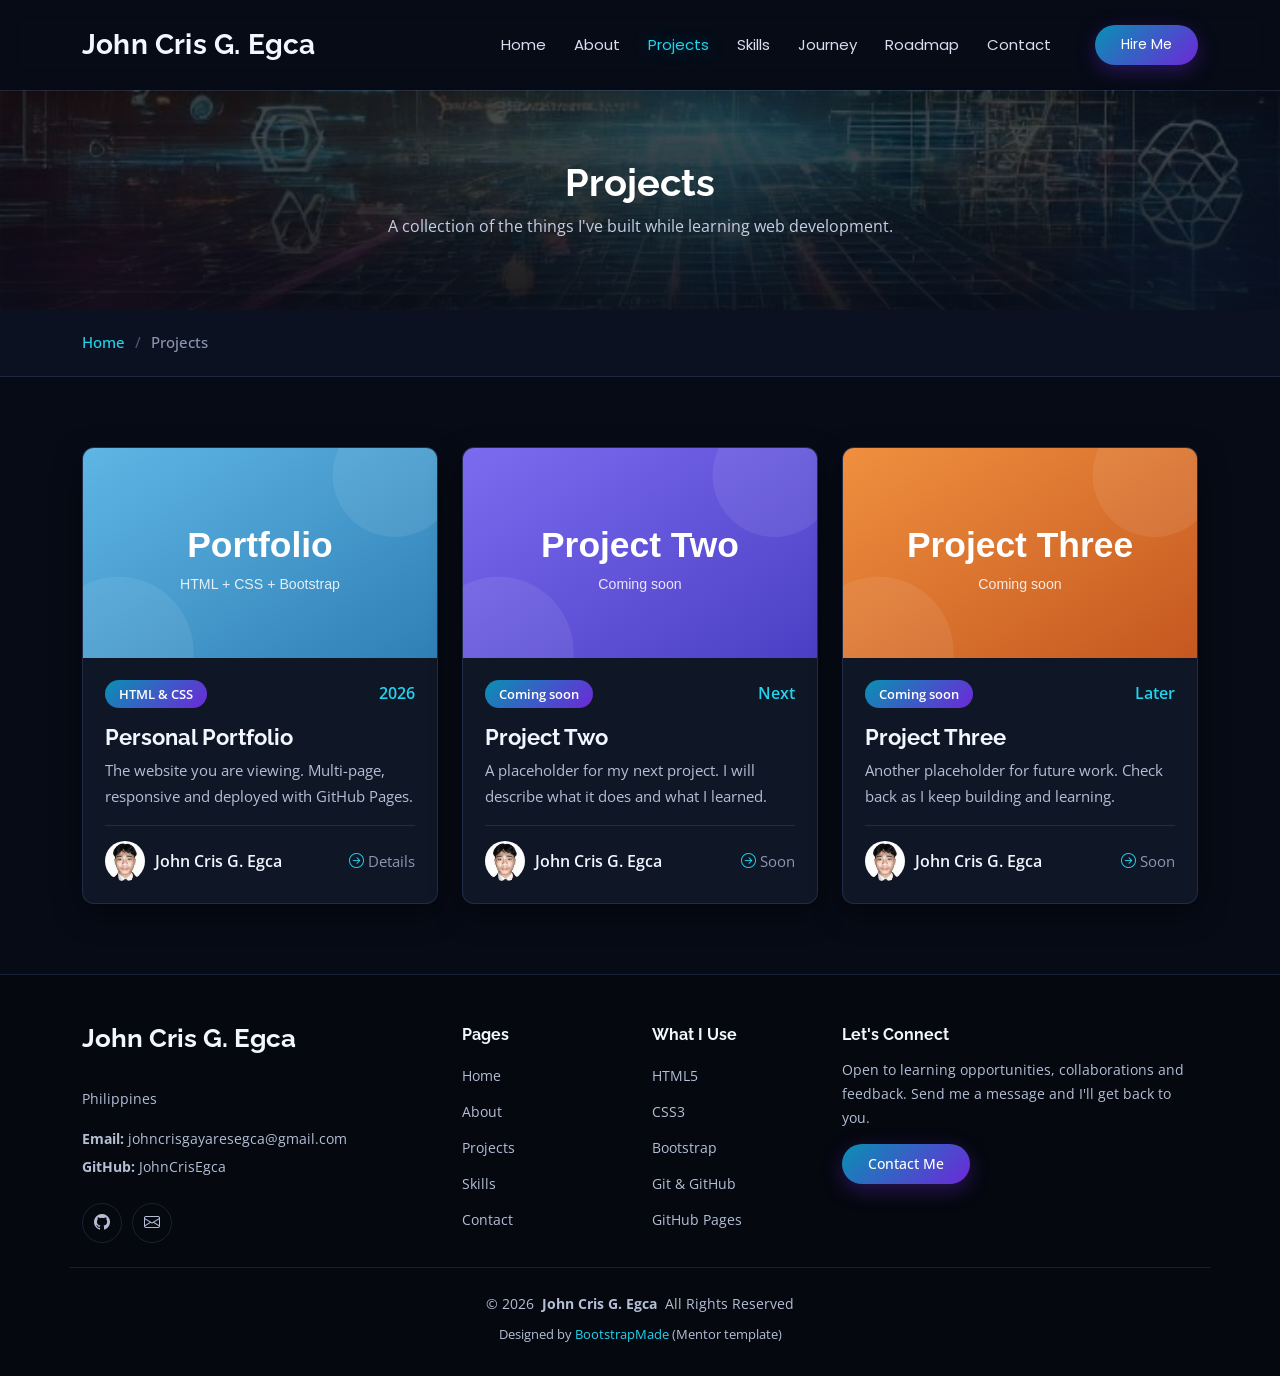
<file: projects.html>
<!DOCTYPE html>
<html lang="en">

<head>
  <meta charset="utf-8">
  <meta content="width=device-width, initial-scale=1.0" name="viewport">
  <meta name="theme-color" content="#070b16">
  <meta name="color-scheme" content="dark">
  <title>Projects | John Cris G. Egca</title>
  <meta name="description" content="Projects by John Cris G. Egca.">
  <meta name="keywords" content="portfolio, web developer, HTML, CSS, John Cris G. Egca">

  <!-- Favicons -->
  <link href="assets/img/favicon.svg" rel="icon" type="image/svg+xml">

  <!-- Fonts -->
  <link href="https://fonts.googleapis.com" rel="preconnect">
  <link href="https://fonts.gstatic.com" rel="preconnect" crossorigin>
  <link href="https://fonts.googleapis.com/css2?family=Open+Sans:wght@300;400;500;600;700&family=Poppins:wght@300;400;500;600;700&family=Raleway:wght@400;500;600;700&display=swap" rel="stylesheet">

  <!-- Vendor CSS (CDN) -->
  <link href="https://cdn.jsdelivr.net/npm/bootstrap@5.3.3/dist/css/bootstrap.min.css" rel="stylesheet">
  <link href="https://cdn.jsdelivr.net/npm/bootstrap-icons@1.11.3/font/bootstrap-icons.min.css" rel="stylesheet">
  <link href="https://cdn.jsdelivr.net/npm/aos@2.3.4/dist/aos.css" rel="stylesheet">

  <!-- Main CSS File -->
  <link href="styles/main.css" rel="stylesheet">

  <!-- =======================================================
  * Layout based on: Mentor Bootstrap Template
  * Template URL: https://bootstrapmade.com/mentor-free-education-bootstrap-theme/
  * Author: BootstrapMade.com
  * License: https://bootstrapmade.com/license/
  ======================================================== -->
</head>

<body class="projects-page">

  <header id="header" class="header d-flex align-items-center sticky-top">
    <div class="container-fluid container-xl position-relative d-flex align-items-center">

      <a href="index.html" class="logo d-flex align-items-center me-auto">
        <h1 class="sitename">John Cris G. Egca</h1>
      </a>

      <nav id="navmenu" class="navmenu">
        <ul>
          <li><a href="index.html">Home</a></li>
          <li><a href="about.html">About</a></li>
          <li><a href="projects.html" class="active">Projects</a></li>
          <li><a href="skills.html">Skills</a></li>
          <li><a href="journey.html">Journey</a></li>
          <li><a href="roadmap.html">Roadmap</a></li>
          <li><a href="contact.html">Contact</a></li>
        </ul>
        <i class="mobile-nav-toggle d-xl-none bi bi-list"></i>
      </nav>

      <a class="btn-getstarted" href="contact.html">Hire Me</a>

    </div>
  </header>

  <main class="main">

    <!-- Page Title -->
    <div class="page-title" data-aos="fade">
      <div class="heading">
        <div class="container">
          <div class="row d-flex justify-content-center text-center">
            <div class="col-lg-8">
              <h1>Projects</h1>
              <p class="mb-0">A collection of the things I've built while learning web development.</p>
            </div>
          </div>
        </div>
      </div>
      <nav class="breadcrumbs">
        <div class="container">
          <ol>
            <li><a href="index.html">Home</a></li>
            <li class="current">Projects</li>
          </ol>
        </div>
      </nav>
    </div><!-- End Page Title -->

    <!-- Projects Section -->
    <section id="courses" class="courses section">

      <div class="container">

        <div class="row">

          <div class="col-lg-4 col-md-6 d-flex align-items-stretch mt-4 mt-md-0" data-aos="zoom-in" data-aos-delay="100">
            <div class="course-item">
              <img src="assets/img/project-1.svg" class="img-fluid" alt="Personal Portfolio">
              <div class="course-content">
                <div class="d-flex justify-content-between align-items-center mb-3">
                  <p class="category">HTML &amp; CSS</p>
                  <p class="price">2026</p>
                </div>

                <h3><a href="project-details.html">Personal Portfolio</a></h3>
                <p class="description">The website you are viewing. Multi-page, responsive and deployed with GitHub Pages.</p>
                <div class="trainer d-flex justify-content-between align-items-center">
                  <div class="trainer-profile d-flex align-items-center">
                    <img src="assets/img/profile.jpg" class="img-fluid" alt="">
                    <a href="https://github.com/JohnCrisEgca" class="trainer-link" target="_blank" rel="noopener">John Cris G. Egca</a>
                  </div>
                  <div class="trainer-rank d-flex align-items-center">
                    <i class="bi bi-arrow-right-circle"></i>&nbsp;Details
                  </div>
                </div>
              </div>
            </div>
          </div> <!-- End Project Item-->

          <div class="col-lg-4 col-md-6 d-flex align-items-stretch mt-4 mt-md-0" data-aos="zoom-in" data-aos-delay="200">
            <div class="course-item">
              <img src="assets/img/project-2.svg" class="img-fluid" alt="Project Two">
              <div class="course-content">
                <div class="d-flex justify-content-between align-items-center mb-3">
                  <p class="category">Coming soon</p>
                  <p class="price">Next</p>
                </div>

                <h3><a href="projects.html">Project Two</a></h3>
                <p class="description">A placeholder for my next project. I will describe what it does and what I learned.</p>
                <div class="trainer d-flex justify-content-between align-items-center">
                  <div class="trainer-profile d-flex align-items-center">
                    <img src="assets/img/profile.jpg" class="img-fluid" alt="">
                    <a href="https://github.com/JohnCrisEgca" class="trainer-link" target="_blank" rel="noopener">John Cris G. Egca</a>
                  </div>
                  <div class="trainer-rank d-flex align-items-center">
                    <i class="bi bi-arrow-right-circle"></i>&nbsp;Soon
                  </div>
                </div>
              </div>
            </div>
          </div> <!-- End Project Item-->

          <div class="col-lg-4 col-md-6 d-flex align-items-stretch mt-4 mt-md-0" data-aos="zoom-in" data-aos-delay="300">
            <div class="course-item">
              <img src="assets/img/project-3.svg" class="img-fluid" alt="Project Three">
              <div class="course-content">
                <div class="d-flex justify-content-between align-items-center mb-3">
                  <p class="category">Coming soon</p>
                  <p class="price">Later</p>
                </div>

                <h3><a href="projects.html">Project Three</a></h3>
                <p class="description">Another placeholder for future work. Check back as I keep building and learning.</p>
                <div class="trainer d-flex justify-content-between align-items-center">
                  <div class="trainer-profile d-flex align-items-center">
                    <img src="assets/img/profile.jpg" class="img-fluid" alt="">
                    <a href="https://github.com/JohnCrisEgca" class="trainer-link" target="_blank" rel="noopener">John Cris G. Egca</a>
                  </div>
                  <div class="trainer-rank d-flex align-items-center">
                    <i class="bi bi-arrow-right-circle"></i>&nbsp;Soon
                  </div>
                </div>
              </div>
            </div>
          </div> <!-- End Project Item-->

        </div>

      </div>

    </section><!-- /Projects Section -->

  </main>

  <footer id="footer" class="footer position-relative light-background">

    <div class="container footer-top">
      <div class="row gy-4">
        <div class="col-lg-4 col-md-6 footer-about">
          <a href="index.html" class="logo d-flex align-items-center">
            <span class="sitename">John Cris G. Egca</span>
          </a>
          <div class="footer-contact pt-3">
            <p>Philippines</p>
            <p class="mt-3"><strong>Email:</strong> <span>johncrisgayaresegca@gmail.com</span></p>
            <p><strong>GitHub:</strong> <span>JohnCrisEgca</span></p>
          </div>
          <div class="social-links d-flex mt-4">
            <a href="https://github.com/JohnCrisEgca" target="_blank" rel="noopener" aria-label="GitHub"><i class="bi bi-github"></i></a>
            <a href="mailto:johncrisgayaresegca@gmail.com" aria-label="Email"><i class="bi bi-envelope"></i></a>
          </div>
        </div>

        <div class="col-lg-2 col-md-3 footer-links">
          <h4>Pages</h4>
          <ul>
            <li><a href="index.html">Home</a></li>
            <li><a href="about.html">About</a></li>
            <li><a href="projects.html">Projects</a></li>
            <li><a href="skills.html">Skills</a></li>
            <li><a href="contact.html">Contact</a></li>
          </ul>
        </div>

        <div class="col-lg-2 col-md-3 footer-links">
          <h4>What I Use</h4>
          <ul>
            <li><a href="skills.html">HTML5</a></li>
            <li><a href="skills.html">CSS3</a></li>
            <li><a href="skills.html">Bootstrap</a></li>
            <li><a href="skills.html">Git &amp; GitHub</a></li>
            <li><a href="skills.html">GitHub Pages</a></li>
          </ul>
        </div>

        <div class="col-lg-4 col-md-12 footer-cta">
          <h4>Let's Connect</h4>
          <p>Open to learning opportunities, collaborations and feedback. Send me a message and I'll get back to you.</p>
          <a href="contact.html" class="btn-cta">Contact Me</a>
        </div>

      </div>
    </div>

    <div class="container copyright text-center mt-4">
      <p>&copy; 2026 <strong class="px-1 sitename">John Cris G. Egca</strong> <span>All Rights Reserved</span></p>
      <div class="credits">
        Designed by <a href="https://bootstrapmade.com/">BootstrapMade</a> (Mentor template)
      </div>
    </div>

  </footer>

  <!-- Scroll Top -->
  <a href="#" id="scroll-top" class="scroll-top d-flex align-items-center justify-content-center"><i class="bi bi-arrow-up-short"></i></a>

  <!-- Preloader -->
  <div id="preloader"></div>

  <!-- Vendor JS Files (CDN) -->
  <script src="https://cdn.jsdelivr.net/npm/bootstrap@5.3.3/dist/js/bootstrap.bundle.min.js"></script>
  <script src="https://cdn.jsdelivr.net/npm/aos@2.3.4/dist/aos.js"></script>

  <!-- Main JS File -->
  <script src="assets/js/main.js"></script>

</body>

</html>
</file>
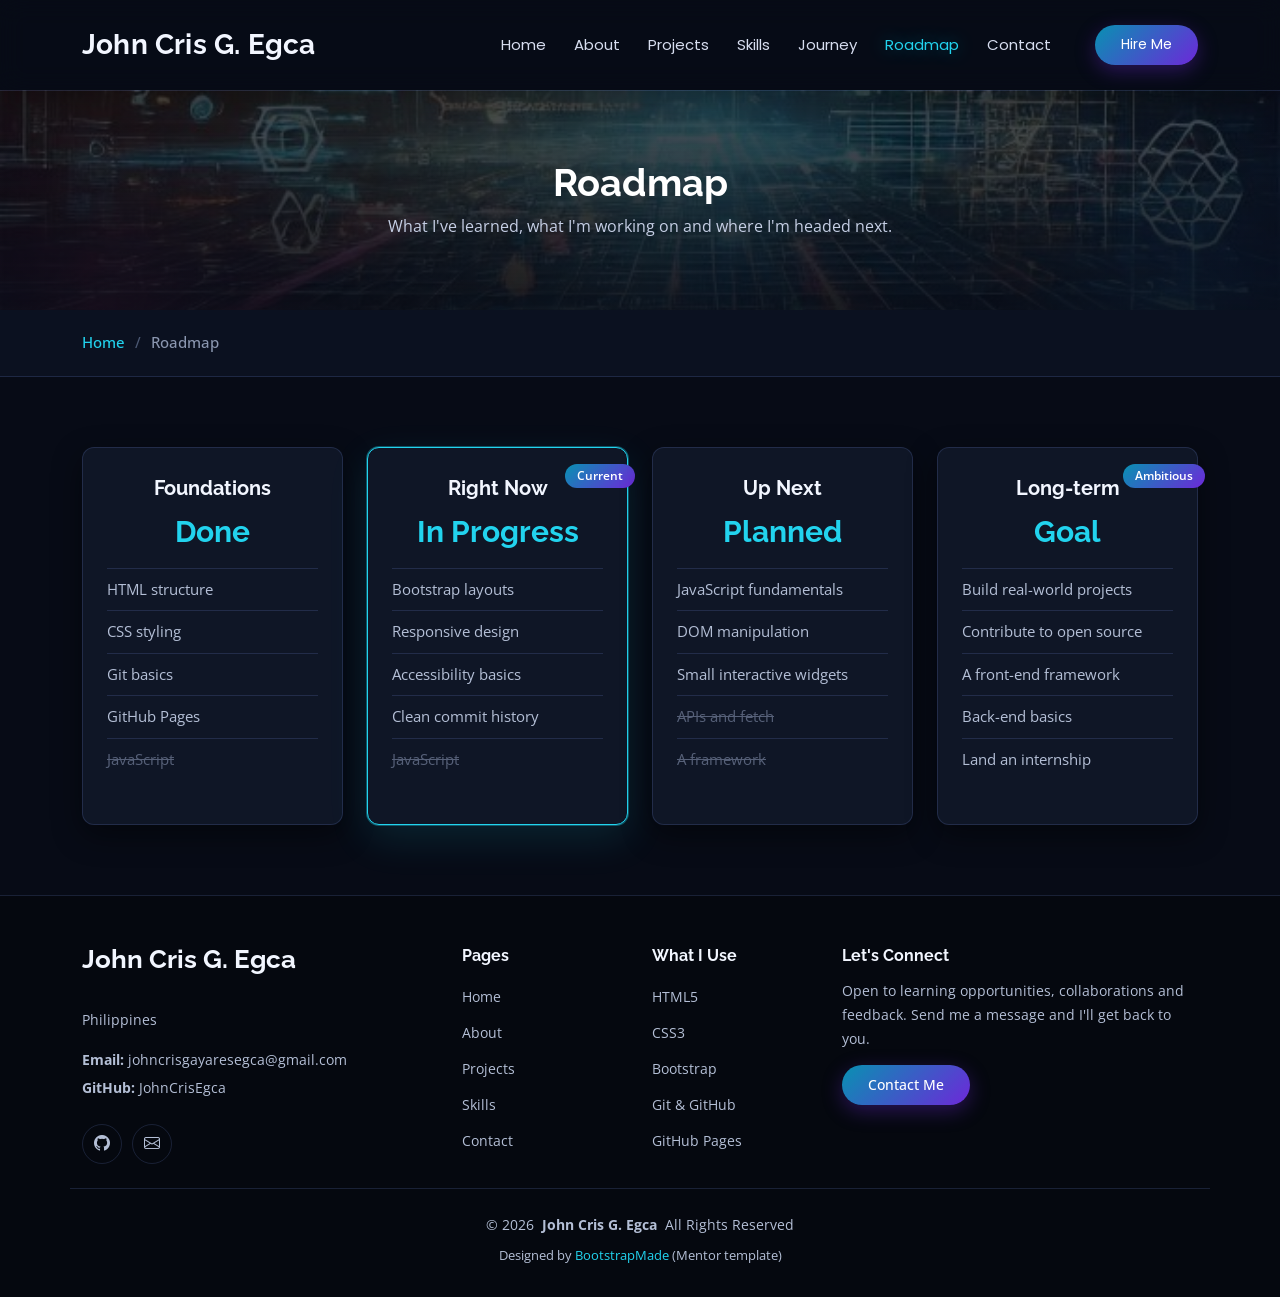
<file: roadmap.html>
<!DOCTYPE html>
<html lang="en">

<head>
  <meta charset="utf-8">
  <meta content="width=device-width, initial-scale=1.0" name="viewport">
  <meta name="theme-color" content="#070b16">
  <meta name="color-scheme" content="dark">
  <title>Roadmap | John Cris G. Egca</title>
  <meta name="description" content="Learning roadmap of John Cris G. Egca.">
  <meta name="keywords" content="portfolio, web developer, HTML, CSS, John Cris G. Egca">

  <!-- Favicons -->
  <link href="assets/img/favicon.svg" rel="icon" type="image/svg+xml">

  <!-- Fonts -->
  <link href="https://fonts.googleapis.com" rel="preconnect">
  <link href="https://fonts.gstatic.com" rel="preconnect" crossorigin>
  <link href="https://fonts.googleapis.com/css2?family=Open+Sans:wght@300;400;500;600;700&family=Poppins:wght@300;400;500;600;700&family=Raleway:wght@400;500;600;700&display=swap" rel="stylesheet">

  <!-- Vendor CSS (CDN) -->
  <link href="https://cdn.jsdelivr.net/npm/bootstrap@5.3.3/dist/css/bootstrap.min.css" rel="stylesheet">
  <link href="https://cdn.jsdelivr.net/npm/bootstrap-icons@1.11.3/font/bootstrap-icons.min.css" rel="stylesheet">
  <link href="https://cdn.jsdelivr.net/npm/aos@2.3.4/dist/aos.css" rel="stylesheet">

  <!-- Main CSS File -->
  <link href="styles/main.css" rel="stylesheet">

  <!-- =======================================================
  * Layout based on: Mentor Bootstrap Template
  * Template URL: https://bootstrapmade.com/mentor-free-education-bootstrap-theme/
  * Author: BootstrapMade.com
  * License: https://bootstrapmade.com/license/
  ======================================================== -->
</head>

<body class="roadmap-page">

  <header id="header" class="header d-flex align-items-center sticky-top">
    <div class="container-fluid container-xl position-relative d-flex align-items-center">

      <a href="index.html" class="logo d-flex align-items-center me-auto">
        <h1 class="sitename">John Cris G. Egca</h1>
      </a>

      <nav id="navmenu" class="navmenu">
        <ul>
          <li><a href="index.html">Home</a></li>
          <li><a href="about.html">About</a></li>
          <li><a href="projects.html">Projects</a></li>
          <li><a href="skills.html">Skills</a></li>
          <li><a href="journey.html">Journey</a></li>
          <li><a href="roadmap.html" class="active">Roadmap</a></li>
          <li><a href="contact.html">Contact</a></li>
        </ul>
        <i class="mobile-nav-toggle d-xl-none bi bi-list"></i>
      </nav>

      <a class="btn-getstarted" href="contact.html">Hire Me</a>

    </div>
  </header>

  <main class="main">

    <!-- Page Title -->
    <div class="page-title" data-aos="fade">
      <div class="heading">
        <div class="container">
          <div class="row d-flex justify-content-center text-center">
            <div class="col-lg-8">
              <h1>Roadmap</h1>
              <p class="mb-0">What I've learned, what I'm working on and where I'm headed next.</p>
            </div>
          </div>
        </div>
      </div>
      <nav class="breadcrumbs">
        <div class="container">
          <ol>
            <li><a href="index.html">Home</a></li>
            <li class="current">Roadmap</li>
          </ol>
        </div>
      </nav>
    </div><!-- End Page Title -->

    <!-- Roadmap Section -->
    <section id="pricing" class="pricing section">

      <div class="container">

        <div class="row gy-3">

          <div class="col-xl-3 col-lg-6" data-aos="fade-up" data-aos-delay="100">
            <div class="pricing-item">
              <h3>Foundations</h3>
              <h4>Done</h4>
              <ul>
                <li>HTML structure</li>
                <li>CSS styling</li>
                <li>Git basics</li>
                <li>GitHub Pages</li>
                <li class="na">JavaScript</li>
              </ul>
            </div>
          </div><!-- End Roadmap Item -->

          <div class="col-xl-3 col-lg-6" data-aos="fade-up" data-aos-delay="200">
            <div class="pricing-item featured">
              <span class="advanced">Current</span>
              <h3>Right Now</h3>
              <h4>In Progress</h4>
              <ul>
                <li>Bootstrap layouts</li>
                <li>Responsive design</li>
                <li>Accessibility basics</li>
                <li>Clean commit history</li>
                <li class="na">JavaScript</li>
              </ul>
            </div>
          </div><!-- End Roadmap Item -->

          <div class="col-xl-3 col-lg-6" data-aos="fade-up" data-aos-delay="300">
            <div class="pricing-item">
              <h3>Up Next</h3>
              <h4>Planned</h4>
              <ul>
                <li>JavaScript fundamentals</li>
                <li>DOM manipulation</li>
                <li>Small interactive widgets</li>
                <li class="na">APIs and fetch</li>
                <li class="na">A framework</li>
              </ul>
            </div>
          </div><!-- End Roadmap Item -->

          <div class="col-xl-3 col-lg-6" data-aos="fade-up" data-aos-delay="400">
            <div class="pricing-item">
              <span class="advanced">Ambitious</span>
              <h3>Long-term</h3>
              <h4>Goal</h4>
              <ul>
                <li>Build real-world projects</li>
                <li>Contribute to open source</li>
                <li>A front-end framework</li>
                <li>Back-end basics</li>
                <li>Land an internship</li>
              </ul>
            </div>
          </div><!-- End Roadmap Item -->

        </div>

      </div>

    </section><!-- /Roadmap Section -->

  </main>

  <footer id="footer" class="footer position-relative light-background">

    <div class="container footer-top">
      <div class="row gy-4">
        <div class="col-lg-4 col-md-6 footer-about">
          <a href="index.html" class="logo d-flex align-items-center">
            <span class="sitename">John Cris G. Egca</span>
          </a>
          <div class="footer-contact pt-3">
            <p>Philippines</p>
            <p class="mt-3"><strong>Email:</strong> <span>johncrisgayaresegca@gmail.com</span></p>
            <p><strong>GitHub:</strong> <span>JohnCrisEgca</span></p>
          </div>
          <div class="social-links d-flex mt-4">
            <a href="https://github.com/JohnCrisEgca" target="_blank" rel="noopener" aria-label="GitHub"><i class="bi bi-github"></i></a>
            <a href="mailto:johncrisgayaresegca@gmail.com" aria-label="Email"><i class="bi bi-envelope"></i></a>
          </div>
        </div>

        <div class="col-lg-2 col-md-3 footer-links">
          <h4>Pages</h4>
          <ul>
            <li><a href="index.html">Home</a></li>
            <li><a href="about.html">About</a></li>
            <li><a href="projects.html">Projects</a></li>
            <li><a href="skills.html">Skills</a></li>
            <li><a href="contact.html">Contact</a></li>
          </ul>
        </div>

        <div class="col-lg-2 col-md-3 footer-links">
          <h4>What I Use</h4>
          <ul>
            <li><a href="skills.html">HTML5</a></li>
            <li><a href="skills.html">CSS3</a></li>
            <li><a href="skills.html">Bootstrap</a></li>
            <li><a href="skills.html">Git &amp; GitHub</a></li>
            <li><a href="skills.html">GitHub Pages</a></li>
          </ul>
        </div>

        <div class="col-lg-4 col-md-12 footer-cta">
          <h4>Let's Connect</h4>
          <p>Open to learning opportunities, collaborations and feedback. Send me a message and I'll get back to you.</p>
          <a href="contact.html" class="btn-cta">Contact Me</a>
        </div>

      </div>
    </div>

    <div class="container copyright text-center mt-4">
      <p>&copy; 2026 <strong class="px-1 sitename">John Cris G. Egca</strong> <span>All Rights Reserved</span></p>
      <div class="credits">
        Designed by <a href="https://bootstrapmade.com/">BootstrapMade</a> (Mentor template)
      </div>
    </div>

  </footer>

  <!-- Scroll Top -->
  <a href="#" id="scroll-top" class="scroll-top d-flex align-items-center justify-content-center"><i class="bi bi-arrow-up-short"></i></a>

  <!-- Preloader -->
  <div id="preloader"></div>

  <!-- Vendor JS Files (CDN) -->
  <script src="https://cdn.jsdelivr.net/npm/bootstrap@5.3.3/dist/js/bootstrap.bundle.min.js"></script>
  <script src="https://cdn.jsdelivr.net/npm/aos@2.3.4/dist/aos.js"></script>

  <!-- Main JS File -->
  <script src="assets/js/main.js"></script>

</body>

</html>
</file>
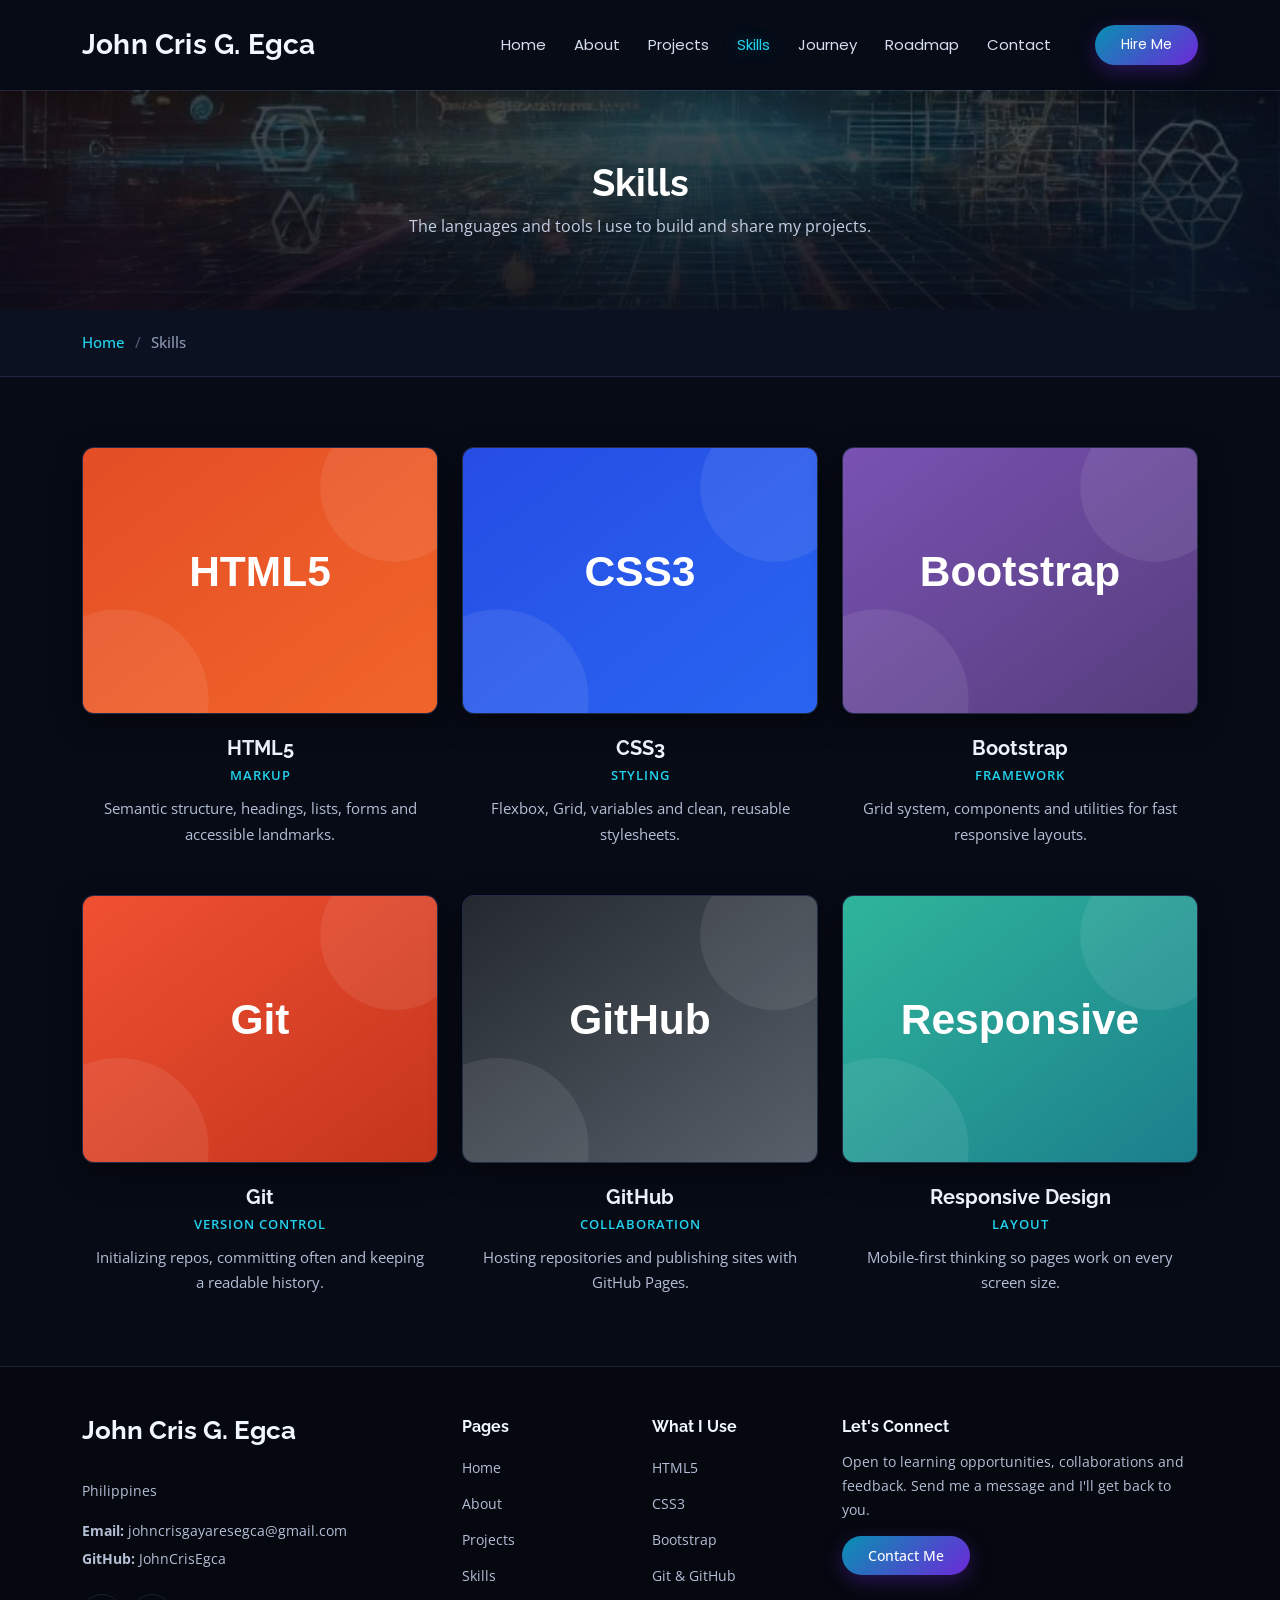
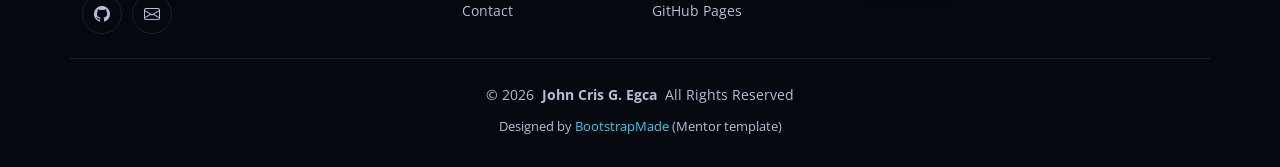
<file: skills.html>
<!DOCTYPE html>
<html lang="en">

<head>
  <meta charset="utf-8">
  <meta content="width=device-width, initial-scale=1.0" name="viewport">
  <meta name="theme-color" content="#070b16">
  <meta name="color-scheme" content="dark">
  <title>Skills | John Cris G. Egca</title>
  <meta name="description" content="Skills and tools of John Cris G. Egca.">
  <meta name="keywords" content="portfolio, web developer, HTML, CSS, John Cris G. Egca">

  <!-- Favicons -->
  <link href="assets/img/favicon.svg" rel="icon" type="image/svg+xml">

  <!-- Fonts -->
  <link href="https://fonts.googleapis.com" rel="preconnect">
  <link href="https://fonts.gstatic.com" rel="preconnect" crossorigin>
  <link href="https://fonts.googleapis.com/css2?family=Open+Sans:wght@300;400;500;600;700&family=Poppins:wght@300;400;500;600;700&family=Raleway:wght@400;500;600;700&display=swap" rel="stylesheet">

  <!-- Vendor CSS (CDN) -->
  <link href="https://cdn.jsdelivr.net/npm/bootstrap@5.3.3/dist/css/bootstrap.min.css" rel="stylesheet">
  <link href="https://cdn.jsdelivr.net/npm/bootstrap-icons@1.11.3/font/bootstrap-icons.min.css" rel="stylesheet">
  <link href="https://cdn.jsdelivr.net/npm/aos@2.3.4/dist/aos.css" rel="stylesheet">

  <!-- Main CSS File -->
  <link href="styles/main.css" rel="stylesheet">

  <!-- =======================================================
  * Layout based on: Mentor Bootstrap Template
  * Template URL: https://bootstrapmade.com/mentor-free-education-bootstrap-theme/
  * Author: BootstrapMade.com
  * License: https://bootstrapmade.com/license/
  ======================================================== -->
</head>

<body class="skills-page">

  <header id="header" class="header d-flex align-items-center sticky-top">
    <div class="container-fluid container-xl position-relative d-flex align-items-center">

      <a href="index.html" class="logo d-flex align-items-center me-auto">
        <h1 class="sitename">John Cris G. Egca</h1>
      </a>

      <nav id="navmenu" class="navmenu">
        <ul>
          <li><a href="index.html">Home</a></li>
          <li><a href="about.html">About</a></li>
          <li><a href="projects.html">Projects</a></li>
          <li><a href="skills.html" class="active">Skills</a></li>
          <li><a href="journey.html">Journey</a></li>
          <li><a href="roadmap.html">Roadmap</a></li>
          <li><a href="contact.html">Contact</a></li>
        </ul>
        <i class="mobile-nav-toggle d-xl-none bi bi-list"></i>
      </nav>

      <a class="btn-getstarted" href="contact.html">Hire Me</a>

    </div>
  </header>

  <main class="main">

    <!-- Page Title -->
    <div class="page-title" data-aos="fade">
      <div class="heading">
        <div class="container">
          <div class="row d-flex justify-content-center text-center">
            <div class="col-lg-8">
              <h1>Skills</h1>
              <p class="mb-0">The languages and tools I use to build and share my projects.</p>
            </div>
          </div>
        </div>
      </div>
      <nav class="breadcrumbs">
        <div class="container">
          <ol>
            <li><a href="index.html">Home</a></li>
            <li class="current">Skills</li>
          </ol>
        </div>
      </nav>
    </div><!-- End Page Title -->

    <!-- Skills Section -->
    <section id="trainers" class="section trainers">

      <div class="container">

        <div class="row gy-5">

          <div class="col-lg-4 col-md-6 member" data-aos="fade-up" data-aos-delay="100">
            <div class="member-img">
              <img src="assets/img/skill-html.svg" class="img-fluid" alt="HTML5">
            </div>
            <div class="member-info text-center">
              <h4>HTML5</h4>
              <span>Markup</span>
              <p>Semantic structure, headings, lists, forms and accessible landmarks.</p>
            </div>
          </div><!-- End Skill -->

          <div class="col-lg-4 col-md-6 member" data-aos="fade-up" data-aos-delay="200">
            <div class="member-img">
              <img src="assets/img/skill-css.svg" class="img-fluid" alt="CSS3">
            </div>
            <div class="member-info text-center">
              <h4>CSS3</h4>
              <span>Styling</span>
              <p>Flexbox, Grid, variables and clean, reusable stylesheets.</p>
            </div>
          </div><!-- End Skill -->

          <div class="col-lg-4 col-md-6 member" data-aos="fade-up" data-aos-delay="300">
            <div class="member-img">
              <img src="assets/img/skill-bootstrap.svg" class="img-fluid" alt="Bootstrap">
            </div>
            <div class="member-info text-center">
              <h4>Bootstrap</h4>
              <span>Framework</span>
              <p>Grid system, components and utilities for fast responsive layouts.</p>
            </div>
          </div><!-- End Skill -->

          <div class="col-lg-4 col-md-6 member" data-aos="fade-up" data-aos-delay="400">
            <div class="member-img">
              <img src="assets/img/skill-git.svg" class="img-fluid" alt="Git">
            </div>
            <div class="member-info text-center">
              <h4>Git</h4>
              <span>Version control</span>
              <p>Initializing repos, committing often and keeping a readable history.</p>
            </div>
          </div><!-- End Skill -->

          <div class="col-lg-4 col-md-6 member" data-aos="fade-up" data-aos-delay="500">
            <div class="member-img">
              <img src="assets/img/skill-github.svg" class="img-fluid" alt="GitHub">
            </div>
            <div class="member-info text-center">
              <h4>GitHub</h4>
              <span>Collaboration</span>
              <p>Hosting repositories and publishing sites with GitHub Pages.</p>
            </div>
          </div><!-- End Skill -->

          <div class="col-lg-4 col-md-6 member" data-aos="fade-up" data-aos-delay="600">
            <div class="member-img">
              <img src="assets/img/skill-responsive.svg" class="img-fluid" alt="Responsive Design">
            </div>
            <div class="member-info text-center">
              <h4>Responsive Design</h4>
              <span>Layout</span>
              <p>Mobile-first thinking so pages work on every screen size.</p>
            </div>
          </div><!-- End Skill -->

        </div>

      </div>

    </section><!-- /Skills Section -->

  </main>

  <footer id="footer" class="footer position-relative light-background">

    <div class="container footer-top">
      <div class="row gy-4">
        <div class="col-lg-4 col-md-6 footer-about">
          <a href="index.html" class="logo d-flex align-items-center">
            <span class="sitename">John Cris G. Egca</span>
          </a>
          <div class="footer-contact pt-3">
            <p>Philippines</p>
            <p class="mt-3"><strong>Email:</strong> <span>johncrisgayaresegca@gmail.com</span></p>
            <p><strong>GitHub:</strong> <span>JohnCrisEgca</span></p>
          </div>
          <div class="social-links d-flex mt-4">
            <a href="https://github.com/JohnCrisEgca" target="_blank" rel="noopener" aria-label="GitHub"><i class="bi bi-github"></i></a>
            <a href="mailto:johncrisgayaresegca@gmail.com" aria-label="Email"><i class="bi bi-envelope"></i></a>
          </div>
        </div>

        <div class="col-lg-2 col-md-3 footer-links">
          <h4>Pages</h4>
          <ul>
            <li><a href="index.html">Home</a></li>
            <li><a href="about.html">About</a></li>
            <li><a href="projects.html">Projects</a></li>
            <li><a href="skills.html">Skills</a></li>
            <li><a href="contact.html">Contact</a></li>
          </ul>
        </div>

        <div class="col-lg-2 col-md-3 footer-links">
          <h4>What I Use</h4>
          <ul>
            <li><a href="skills.html">HTML5</a></li>
            <li><a href="skills.html">CSS3</a></li>
            <li><a href="skills.html">Bootstrap</a></li>
            <li><a href="skills.html">Git &amp; GitHub</a></li>
            <li><a href="skills.html">GitHub Pages</a></li>
          </ul>
        </div>

        <div class="col-lg-4 col-md-12 footer-cta">
          <h4>Let's Connect</h4>
          <p>Open to learning opportunities, collaborations and feedback. Send me a message and I'll get back to you.</p>
          <a href="contact.html" class="btn-cta">Contact Me</a>
        </div>

      </div>
    </div>

    <div class="container copyright text-center mt-4">
      <p>&copy; 2026 <strong class="px-1 sitename">John Cris G. Egca</strong> <span>All Rights Reserved</span></p>
      <div class="credits">
        Designed by <a href="https://bootstrapmade.com/">BootstrapMade</a> (Mentor template)
      </div>
    </div>

  </footer>

  <!-- Scroll Top -->
  <a href="#" id="scroll-top" class="scroll-top d-flex align-items-center justify-content-center"><i class="bi bi-arrow-up-short"></i></a>

  <!-- Preloader -->
  <div id="preloader"></div>

  <!-- Vendor JS Files (CDN) -->
  <script src="https://cdn.jsdelivr.net/npm/bootstrap@5.3.3/dist/js/bootstrap.bundle.min.js"></script>
  <script src="https://cdn.jsdelivr.net/npm/aos@2.3.4/dist/aos.js"></script>

  <!-- Main JS File -->
  <script src="assets/js/main.js"></script>

</body>

</html>
</file>
<file: styles/main.css>
/*--------------------------------------------------------------
# Portfolio styles
# Built on the Mentor (BootstrapMade) page structure.
--------------------------------------------------------------*/

/* Fonts */
:root {
  --default-font: "Open Sans", system-ui, -apple-system, "Segoe UI", Roboto, sans-serif;
  --heading-font: "Raleway", sans-serif;
  --nav-font: "Poppins", sans-serif;
}

/* Colors: dark "code" theme (neon cyan / violet accents) */
:root {
  color-scheme: dark;
  --background-color: #070b16;
  --default-color: #b4bfd6;
  --muted-color: #8b97b0;
  --heading-color: #f2f6ff;
  --accent-color: #22d3ee;
  --accent-dark: #67e8f9;
  --accent-2: #8b5cf6;
  --accent-3: #f472b6;
  --btn-gradient: linear-gradient(135deg, #0891b2 0%, #6d28d9 100%);
  --btn-gradient-hover: linear-gradient(135deg, #0e7490 0%, #5b21b6 100%);
  --surface-color: #0f1626;
  --contrast-color: #ffffff;
  --light-bg: #0b1120;
  --border-color: rgba(129, 160, 255, 0.16);
  --nav-color: #d7def0;
  --nav-hover-color: #22d3ee;
  --shadow: 0 10px 30px rgba(0, 0, 0, 0.45);
  --glow: 0 0 0 1px rgba(34, 211, 238, 0.35), 0 14px 40px rgba(34, 211, 238, 0.12);
  scroll-behavior: smooth;
}

/*--------------------------------------------------------------
# General
--------------------------------------------------------------*/
body {
  color: var(--default-color);
  background-color: var(--background-color);
  font-family: var(--default-font);
  line-height: 1.7;
}

a {
  color: var(--accent-color);
  text-decoration: none;
  transition: 0.3s;
}

a:hover {
  color: var(--accent-dark);
}

h1, h2, h3, h4, h5, h6 {
  color: var(--heading-color);
  font-family: var(--heading-font);
}

img {
  max-width: 100%;
}

section,
.section {
  padding: 70px 0;
  overflow: clip;
  scroll-margin-top: 80px;
}

.light-background {
  background-color: var(--light-bg);
}

.dark-background {
  color: #fff;
  background-color: #05080f;
}

.dark-background h1,
.dark-background h2,
.dark-background h3 {
  color: #fff;
}

.section-title {
  text-align: center;
  padding-bottom: 50px;
}

.section-title h2 {
  font-size: 14px;
  font-weight: 600;
  letter-spacing: 2px;
  text-transform: uppercase;
  color: var(--accent-color);
  margin-bottom: 8px;
}

.section-title p {
  font-size: 30px;
  font-weight: 700;
  font-family: var(--heading-font);
  color: var(--heading-color);
  margin: 0;
}

/*--------------------------------------------------------------
# Preloader / scroll top
--------------------------------------------------------------*/
#preloader {
  position: fixed;
  inset: 0;
  z-index: 9999;
  background: var(--background-color);
  display: flex;
  align-items: center;
  justify-content: center;
  transition: opacity 0.4s;
}

#preloader::before {
  content: "";
  width: 48px;
  height: 48px;
  border: 5px solid var(--accent-color);
  border-top-color: var(--border-color);
  border-radius: 50%;
  animation: spin 1s linear infinite;
}

@keyframes spin {
  to { transform: rotate(360deg); }
}

.scroll-top {
  position: fixed;
  right: 15px;
  bottom: -50px;
  z-index: 99;
  width: 44px;
  height: 44px;
  border-radius: 50%;
  background: var(--accent-color);
  visibility: hidden;
  opacity: 0;
  transition: all 0.4s;
}

.scroll-top i {
  font-size: 28px;
  color: #fff;
  line-height: 0;
}

.scroll-top:hover {
  background: var(--accent-dark);
}

.scroll-top.active {
  visibility: visible;
  opacity: 1;
  bottom: 15px;
}

/*--------------------------------------------------------------
# Header & navigation
--------------------------------------------------------------*/
.header {
  background: var(--background-color);
  padding: 14px 0;
  box-shadow: 0 1px 0 var(--border-color), 0 10px 30px rgba(0, 0, 0, 0.35);
  z-index: 997;
}

.header .logo {
  line-height: 1;
  text-decoration: none;
}

.header .logo h1 {
  font-size: 28px;
  margin: 0;
  font-weight: 700;
  color: var(--heading-color);
}

.header .btn-getstarted,
.header .btn-getstarted:focus {
  color: #fff;
  background: var(--accent-color);
  font-size: 14px;
  padding: 8px 26px;
  margin: 0 0 0 30px;
  border-radius: 50px;
  font-family: var(--nav-font);
}

.header .btn-getstarted {
  white-space: nowrap;
}

.header .btn-getstarted:hover {
  background: var(--accent-dark);
  color: #fff;
}

@media (max-width: 575px) {
  .header .logo h1 { font-size: 19px; }
  .header .btn-getstarted { padding: 6px 14px; font-size: 13px; margin-right: 8px; }
  .mobile-nav-toggle { margin-right: 0; }
}

@media (max-width: 1200px) {
  .header .logo { order: 1; }
  .header .btn-getstarted { order: 2; margin: 0 15px 0 0; padding: 6px 18px; }
  .header .navmenu { order: 3; }
}

@media (min-width: 1200px) {
  .navmenu { padding: 0; }
  .navmenu ul {
    margin: 0;
    padding: 0;
    display: flex;
    list-style: none;
    align-items: center;
  }
  .navmenu a {
    color: var(--nav-color);
    padding: 18px 14px;
    font-size: 15px;
    font-family: var(--nav-font);
    display: flex;
    align-items: center;
    white-space: nowrap;
  }
  .navmenu li:hover > a,
  .navmenu a.active {
    color: var(--nav-hover-color);
  }
  .mobile-nav-toggle { display: none; }
}

@media (max-width: 1199px) {
  .mobile-nav-toggle {
    color: var(--nav-color);
    font-size: 28px;
    line-height: 0;
    margin-right: 10px;
    cursor: pointer;
  }
  .navmenu { padding: 0; z-index: 9997; }
  .navmenu ul {
    display: none;
    position: absolute;
    inset: 64px 20px 20px 20px;
    padding: 10px 0;
    margin: 0;
    border-radius: 8px;
    background: var(--background-color);
    border: 1px solid var(--border-color);
    box-shadow: var(--shadow);
    list-style: none;
    overflow-y: auto;
    height: max-content;
    transition: 0.3s;
  }
  .navmenu a {
    color: var(--nav-color);
    padding: 10px 20px;
    font-family: var(--nav-font);
    font-size: 16px;
    display: flex;
    align-items: center;
  }
  .navmenu a:hover,
  .navmenu a.active { color: var(--nav-hover-color); }
  .mobile-nav-active { overflow: hidden; }
  .mobile-nav-active .mobile-nav-toggle {
    position: fixed;
    top: 22px;
    right: 15px;
    z-index: 9999;
  }
  .mobile-nav-active .navmenu {
    position: fixed;
    inset: 0;
    background: rgba(33, 37, 41, 0.8);
  }
  .mobile-nav-active .navmenu > ul { display: block; }
}

/*--------------------------------------------------------------
# Page title & breadcrumbs
--------------------------------------------------------------*/
.page-title .heading {
  padding: 70px 0;
  border-top: 1px solid var(--border-color);
  background: linear-gradient(180deg, var(--light-bg), var(--background-color));
}

.page-title .heading h1 {
  font-size: 38px;
  font-weight: 700;
}

.page-title nav {
  background: var(--light-bg);
  padding: 20px 0;
}

.page-title nav ol {
  display: flex;
  flex-wrap: wrap;
  list-style: none;
  margin: 0;
  padding: 0;
  font-size: 15px;
  font-weight: 500;
}

.page-title nav ol li + li { padding-left: 10px; }
.page-title nav ol li + li::before {
  content: "/";
  display: inline-block;
  padding-right: 10px;
  color: var(--muted-color);
}

.page-title nav ol li.current { color: var(--muted-color); }

/*--------------------------------------------------------------
# Hero
--------------------------------------------------------------*/
.hero {
  width: 100%;
  min-height: 70vh;
  position: relative;
  padding: 120px 0;
  display: flex;
  align-items: center;
  justify-content: center;
  text-align: center;
}

.hero > img {
  position: absolute;
  inset: 0;
  display: block;
  width: 100%;
  height: 100%;
  object-fit: cover;
  z-index: 1;
}

.hero::before {
  content: "";
  background: rgba(14, 27, 38, 0.55);
  position: absolute;
  inset: 0;
  z-index: 2;
}

.hero .container {
  position: relative;
  z-index: 3;
}

.hero .hero-photo {
  width: 150px;
  height: 150px;
  border-radius: 50%;
  border: 4px solid rgba(255, 255, 255, 0.85);
  margin: 0 auto 24px;
  display: block;
}

.hero h2 {
  margin: 0;
  font-size: 48px;
  font-weight: 700;
}

.hero p {
  color: rgba(255, 255, 255, 0.9);
  margin: 10px 0 0;
  font-size: 22px;
}

.hero .btn-get-started {
  color: #fff;
  background: var(--accent-color);
  font-family: var(--heading-font);
  font-weight: 500;
  font-size: 15px;
  letter-spacing: 1px;
  display: inline-block;
  padding: 10px 36px;
  border-radius: 50px;
  margin: 0 6px;
}

.hero .btn-get-started:hover {
  background: var(--accent-dark);
  color: #fff;
}

.hero .btn-outline {
  background: transparent;
  border: 2px solid rgba(255, 255, 255, 0.8);
  padding: 8px 34px;
}

.hero .btn-outline:hover {
  background: #fff;
  color: var(--heading-color);
}

@media (max-width: 768px) {
  .hero h2 { font-size: 30px; }
  .hero p { font-size: 18px; }
}

/*--------------------------------------------------------------
# About
--------------------------------------------------------------*/
.about .content h3,
.about-us .content h3 {
  font-weight: 700;
  font-size: 26px;
}

.about .content ul,
.about-us .content ul {
  list-style: none;
  padding: 0;
}

.about .content ul li,
.about-us .content ul li {
  display: flex;
  align-items: flex-start;
  padding-top: 10px;
}

.about .content ul i,
.about-us .content ul i {
  color: var(--accent-color);
  font-size: 20px;
  padding-right: 6px;
  line-height: 1.4;
}

.about .read-more {
  display: inline-flex;
  align-items: center;
  color: #fff;
  background: var(--accent-color);
  font-family: var(--heading-font);
  font-weight: 500;
  font-size: 15px;
  padding: 8px 28px;
  border-radius: 50px;
  margin-top: 10px;
}

.about .read-more i { margin-left: 8px; }
.about .read-more:hover { background: var(--accent-dark); color: #fff; }

.about img,
.about-us img {
  border-radius: 12px;
  box-shadow: var(--shadow);
}

/*--------------------------------------------------------------
# Counts
--------------------------------------------------------------*/
.counts .stats-item {
  padding: 30px;
  background: var(--surface-color);
  border-radius: 12px;
  box-shadow: var(--shadow);
}

.counts .stats-item span {
  font-size: 44px;
  display: block;
  font-weight: 700;
  color: var(--accent-color);
  font-family: var(--heading-font);
}

.counts .stats-item p {
  margin: 0;
  font-weight: 600;
  color: var(--heading-color);
}

/*--------------------------------------------------------------
# Features (tech stack)
--------------------------------------------------------------*/
.features .features-item {
  background: var(--surface-color);
  border: 1px solid var(--border-color);
  border-radius: 12px;
  padding: 24px 12px;
  text-align: center;
  position: relative;
  transition: 0.3s;
  height: 100%;
}

.features .features-item:hover {
  transform: translateY(-5px);
  box-shadow: var(--shadow);
}

.features .features-item i {
  font-size: 40px;
  line-height: 1;
}

.features .features-item h3 {
  font-size: 17px;
  font-weight: 700;
  margin: 12px 0 0;
}

.features .features-item h3 a { color: var(--heading-color); }

/*--------------------------------------------------------------
# Courses -> Projects
--------------------------------------------------------------*/
.courses .course-item {
  background: var(--surface-color);
  border-radius: 12px;
  overflow: hidden;
  width: 100%;
  box-shadow: var(--shadow);
  display: flex;
  flex-direction: column;
}

.courses .course-item > img {
  width: 100%;
  height: 210px;
  object-fit: cover;
}

.courses .course-content { padding: 22px; flex: 1; display: flex; flex-direction: column; }

.courses .course-content h3 { font-weight: 700; font-size: 22px; }
.courses .course-content h3 a { color: var(--heading-color); }
.courses .course-content h3 a:hover { color: var(--accent-color); }

.courses .course-content p.category {
  background: var(--accent-color);
  color: #fff;
  border-radius: 50px;
  padding: 3px 14px;
  font-size: 13px;
  font-weight: 600;
  margin: 0;
}

.courses .course-content p.price {
  font-weight: 600;
  font-size: 16px;
  color: var(--heading-color);
  margin: 0;
}

.courses .course-content .description { font-size: 15px; flex: 1; }

.courses .trainer {
  padding-top: 15px;
  border-top: 1px solid var(--border-color);
}

.courses .trainer .trainer-profile img {
  width: 40px;
  height: 40px;
  border-radius: 50%;
  margin-right: 10px;
}

.courses .trainer .trainer-link { font-weight: 600; color: var(--heading-color); }
.courses .trainer-rank { font-size: 15px; color: var(--muted-color); }
.courses .trainer-rank i { color: var(--accent-color); }

/*--------------------------------------------------------------
# Trainers -> Skills (member cards)
--------------------------------------------------------------*/
.trainers .member {
  text-align: center;
}

.trainers .member-img {
  border-radius: 12px;
  overflow: hidden;
  position: relative;
  box-shadow: var(--shadow);
}

.trainers .member-img img { width: 100%; display: block; }

.trainers .member-info { padding: 22px 12px 0; }
.trainers .member-info h4 { font-weight: 700; font-size: 20px; margin-bottom: 4px; }
.trainers .member-info span {
  display: block;
  font-size: 13px;
  font-weight: 600;
  color: var(--accent-color);
  text-transform: uppercase;
  letter-spacing: 1px;
  margin-bottom: 10px;
}
.trainers .member-info p { font-size: 15px; margin: 0; }

/*--------------------------------------------------------------
# Events -> Journey
--------------------------------------------------------------*/
.events .card {
  border: 0;
  border-radius: 12px;
  overflow: hidden;
  box-shadow: var(--shadow);
  width: 100%;
  margin-bottom: 24px;
}

.events .card-img img { width: 100%; height: 240px; object-fit: cover; }
.events .card-body { padding: 24px; }
.events .card-title { font-weight: 700; font-size: 22px; }
.events .card-title a { color: var(--heading-color); }
.events .card-title a:hover { color: var(--accent-color); }

/*--------------------------------------------------------------
# Pricing -> Roadmap
--------------------------------------------------------------*/
.pricing .pricing-item {
  background: var(--surface-color);
  border: 1px solid var(--border-color);
  border-radius: 12px;
  padding: 28px 24px;
  height: 100%;
  position: relative;
  text-align: center;
  box-shadow: var(--shadow);
}

.pricing h3 { font-weight: 700; font-size: 20px; margin-bottom: 14px; }

.pricing h4 {
  font-size: 30px;
  font-weight: 700;
  color: var(--accent-color);
  margin-bottom: 18px;
}

.pricing ul {
  padding: 0;
  list-style: none;
  text-align: left;
  font-size: 15px;
}

.pricing ul li { padding: 8px 0; border-top: 1px solid var(--border-color); }
.pricing ul li.na { color: #566078; text-decoration: line-through; }

.pricing .featured { border: 2px solid var(--accent-color); }

.pricing .advanced {
  position: absolute;
  top: 16px;
  right: -8px;
  background: var(--accent-color);
  color: #fff;
  font-size: 12px;
  font-weight: 600;
  padding: 2px 12px;
  border-radius: 50px;
}

/*--------------------------------------------------------------
# Contact
--------------------------------------------------------------*/
.contact .info-item {
  background: var(--surface-color);
  box-shadow: var(--shadow);
  border-radius: 12px;
  padding: 22px;
  margin-bottom: 20px;
}

.contact .info-item i {
  font-size: 22px;
  color: #fff;
  background: var(--accent-color);
  width: 48px;
  height: 48px;
  border-radius: 50%;
  display: flex;
  align-items: center;
  justify-content: center;
  margin-right: 16px;
}

.contact .info-item h3 { font-size: 18px; font-weight: 700; margin: 0; }
.contact .info-item p { margin: 0; font-size: 15px; word-break: break-word; }

.contact .email-form {
  background: var(--surface-color);
  box-shadow: var(--shadow);
  border-radius: 12px;
  padding: 30px;
  height: 100%;
}

.contact .email-form .form-control {
  font-size: 14px;
  padding: 12px 14px;
  border-radius: 8px;
}

.contact .email-form .form-control:focus {
  border-color: var(--accent-color);
  box-shadow: 0 0 0 0.2rem rgba(34, 211, 238, 0.25);
}

.contact .email-form button[type="submit"] {
  background: var(--accent-color);
  color: #fff;
  border: 0;
  padding: 11px 36px;
  border-radius: 50px;
  font-weight: 500;
  transition: 0.3s;
}

.contact .email-form button[type="submit"]:hover { background: var(--accent-dark); }

.contact .form-note {
  display: none;
  margin-bottom: 14px;
  color: #4ade80;
  font-weight: 600;
}

.contact .form-note.show { display: block; }

/*--------------------------------------------------------------
# Course details -> Project details
--------------------------------------------------------------*/
.course-details .course-header .course-image img {
  width: 100%;
  border-radius: 12px;
  box-shadow: var(--shadow);
}

.course-details .course-meta {
  display: flex;
  flex-wrap: wrap;
  justify-content: space-between;
  align-items: center;
  gap: 16px;
  padding: 20px 0;
  border-bottom: 1px solid var(--border-color);
}

.course-details .instructor { display: flex; align-items: center; gap: 12px; }
.course-details .instructor-avatar { width: 52px; height: 52px; border-radius: 50%; }
.course-details .instructor-info h6 { margin: 0; font-weight: 700; }
.course-details .instructor-info span { font-size: 14px; color: var(--muted-color); }

.course-details .course-stats { display: flex; flex-wrap: wrap; gap: 20px; }
.course-details .stat-item { display: flex; align-items: center; gap: 6px; font-size: 14px; }
.course-details .stat-item i { color: var(--accent-color); }

.course-details .course-content h2 { margin-top: 28px; font-size: 28px; font-weight: 700; }
.course-details .what-you-learn h3,
.course-details .course-curriculum h3 { font-size: 22px; font-weight: 700; margin: 26px 0 14px; }

.course-details .learn-list { list-style: none; padding: 0; }
.course-details .learn-list li { display: flex; gap: 8px; padding: 6px 0; font-size: 15px; }
.course-details .learn-list i { color: var(--accent-color); }

.course-details .curriculum-section {
  border: 1px solid var(--border-color);
  border-radius: 12px;
  margin-bottom: 18px;
  overflow: hidden;
}

.course-details .section-header {
  display: flex;
  flex-wrap: wrap;
  justify-content: space-between;
  gap: 6px;
  background: var(--light-bg);
  padding: 14px 18px;
}

.course-details .section-header h4 { font-size: 17px; font-weight: 700; margin: 0; }
.course-details .lessons-count { font-size: 13px; color: var(--muted-color); }

.course-details .lesson-item {
  display: flex;
  justify-content: space-between;
  gap: 10px;
  padding: 12px 18px;
  border-top: 1px solid var(--border-color);
  font-size: 15px;
}

.course-details .lesson-info { display: flex; gap: 10px; align-items: center; }
.course-details .lesson-info i { color: var(--accent-color); }
.course-details .lesson-duration { color: var(--muted-color); font-size: 13px; white-space: nowrap; }

.course-details .pricing-card,
.course-details .course-info-card,
.course-details .course-tags {
  background: var(--surface-color);
  border: 1px solid var(--border-color);
  border-radius: 12px;
  padding: 24px;
  margin-bottom: 22px;
  box-shadow: var(--shadow);
}

.course-details .pricing-card .price { font-size: 30px; font-weight: 700; color: var(--accent-color); }
.course-details .course-features .feature { display: flex; gap: 10px; padding: 7px 0; font-size: 15px; }
.course-details .course-features i { color: var(--accent-color); }

.course-details .btn-enroll,
.course-details .btn-preview {
  display: block;
  width: 100%;
  text-align: center;
  padding: 10px;
  border-radius: 50px;
  font-weight: 600;
  margin-top: 12px;
}

.course-details .btn-enroll { background: var(--accent-color); color: #fff; }
.course-details .btn-enroll:hover { background: var(--accent-dark); color: #fff; }
.course-details .btn-preview { border: 2px solid var(--accent-color); color: var(--accent-color); }
.course-details .btn-preview:hover { background: var(--accent-color); color: #fff; }

.course-details .course-info-card h4,
.course-details .course-tags h4 { font-size: 19px; font-weight: 700; margin-bottom: 14px; }

.course-details .info-item {
  display: flex;
  justify-content: space-between;
  gap: 10px;
  padding: 8px 0;
  border-top: 1px solid var(--border-color);
  font-size: 15px;
}

.course-details .info-item .label { color: var(--muted-color); }
.course-details .info-item .value { font-weight: 600; text-align: right; }

.course-details .tags-list { display: flex; flex-wrap: wrap; gap: 8px; }
.course-details .tag {
  background: rgba(34, 211, 238, 0.12);
  color: var(--accent-dark);
  border-radius: 50px;
  padding: 3px 12px;
  font-size: 13px;
  font-weight: 600;
}

/*--------------------------------------------------------------
# Tabs
--------------------------------------------------------------*/
.tabs .nav-tabs { border: 0; }

.tabs .nav-link {
  border: 1px solid var(--border-color);
  border-radius: 8px;
  padding: 14px 18px;
  margin-bottom: 8px;
  color: var(--heading-color);
  font-weight: 600;
  transition: 0.3s;
}

.tabs .nav-link:hover { color: var(--accent-color); }
.tabs .nav-link.active {
  background: var(--accent-color);
  border-color: var(--accent-color);
  color: #fff;
}

.tabs .tab-pane h3 { font-weight: 700; font-size: 24px; }
.tabs .tab-pane img { max-height: 260px; }

.tabs .tab-pane img.tab-photo {
  width: 100%;
  max-height: none;
  aspect-ratio: 4 / 3;
  object-fit: cover;
  object-position: center;
  box-shadow: var(--shadow);
}

/*--------------------------------------------------------------
# Footer
--------------------------------------------------------------*/
.footer {
  color: var(--default-color);
  background: var(--light-bg);
  font-size: 14px;
  padding-bottom: 30px;
  position: relative;
}

.footer .footer-top { padding-top: 50px; }

.footer .footer-about .logo { line-height: 1; margin-bottom: 20px; }
.footer .footer-about .logo span {
  font-size: 26px;
  font-weight: 700;
  font-family: var(--heading-font);
  color: var(--heading-color);
}

.footer .footer-contact p { margin-bottom: 4px; }

.footer .social-links a {
  display: flex;
  align-items: center;
  justify-content: center;
  width: 40px;
  height: 40px;
  border-radius: 50%;
  border: 1px solid var(--border-color);
  color: var(--muted-color);
  font-size: 16px;
  margin-right: 10px;
}

.footer .social-links a:hover {
  color: #fff;
  background: var(--accent-color);
  border-color: var(--accent-color);
}

.footer h4 { font-size: 16px; font-weight: 700; margin-bottom: 14px; }
.footer .footer-links ul { list-style: none; padding: 0; margin: 0; }
.footer .footer-links ul li { padding: 6px 0; }
.footer .footer-links ul a { color: var(--default-color); }
.footer .footer-links ul a:hover { color: var(--accent-color); }

.footer .footer-cta p { margin-bottom: 14px; }
.footer .footer-cta .btn-cta {
  display: inline-block;
  background: var(--accent-color);
  color: #fff;
  padding: 8px 26px;
  border-radius: 50px;
  font-weight: 500;
}
.footer .footer-cta .btn-cta:hover { background: var(--accent-dark); }

.footer .copyright {
  padding-top: 24px;
  border-top: 1px solid var(--border-color);
}

.footer .copyright p { margin-bottom: 0; }
.footer .credits { margin-top: 8px; font-size: 13px; }

/*--------------------------------------------------------------
# Theme: dark neon (matches assets/img/theme-bg.jpg)
--------------------------------------------------------------*/
body { background-image: none; }

::selection { background: rgba(34, 211, 238, 0.3); color: #fff; }

/* Header */
.header {
  background: rgba(7, 11, 22, 0.82);
  backdrop-filter: blur(12px);
  -webkit-backdrop-filter: blur(12px);
}

.header .logo h1 { color: var(--heading-color); letter-spacing: 0.2px; }

@media (min-width: 1200px) {
  .navmenu li:hover > a,
  .navmenu a.active { color: var(--accent-color); text-shadow: 0 0 18px rgba(34, 211, 238, 0.45); }
}

@media (max-width: 1199px) {
  .navmenu ul { background: #0b1120; }
  .mobile-nav-active .navmenu { background: rgba(3, 6, 14, 0.85); }
}

/* Buttons: one consistent gradient style */
.header .btn-getstarted,
.header .btn-getstarted:focus,
.hero .btn-get-started,
.about .read-more,
.contact .email-form button[type="submit"],
.course-details .btn-enroll,
.footer .footer-cta .btn-cta {
  background: var(--btn-gradient);
  color: #fff;
  border: 0;
  box-shadow: 0 6px 20px rgba(109, 40, 217, 0.35);
  transition: transform 0.2s, box-shadow 0.2s, filter 0.2s;
}

.header .btn-getstarted:hover,
.hero .btn-get-started:hover,
.about .read-more:hover,
.contact .email-form button[type="submit"]:hover,
.course-details .btn-enroll:hover,
.footer .footer-cta .btn-cta:hover {
  background: var(--btn-gradient);
  color: #fff;
  filter: brightness(1.12);
  transform: translateY(-2px);
  box-shadow: 0 10px 28px rgba(34, 211, 238, 0.35);
}

/* Outline buttons */
.hero .btn-get-started.btn-outline {
  background: rgba(255, 255, 255, 0.04);
  border: 2px solid rgba(34, 211, 238, 0.7);
  color: #e6fbff;
  padding: 8px 34px;
  box-shadow: none;
}

.hero .btn-get-started.btn-outline:hover {
  background: rgba(34, 211, 238, 0.14);
  border-color: var(--accent-color);
  color: #fff;
  box-shadow: 0 0 24px rgba(34, 211, 238, 0.3);
}

.course-details .btn-preview {
  border: 2px solid rgba(34, 211, 238, 0.6);
  color: var(--accent-color);
  background: transparent;
}

.course-details .btn-preview:hover {
  background: rgba(34, 211, 238, 0.14);
  color: #fff;
}

.scroll-top {
  background: var(--btn-gradient);
  box-shadow: 0 6px 20px rgba(109, 40, 217, 0.4);
}

.scroll-top:hover { background: var(--btn-gradient); filter: brightness(1.15); }

/* Hero: theme image with a dark, readable overlay */
.hero > img { object-position: center 62%; }

.hero::before {
  background:
    radial-gradient(ellipse at 50% 35%, rgba(7, 11, 22, 0.35), rgba(7, 11, 22, 0.8) 75%),
    linear-gradient(180deg, rgba(7, 11, 22, 0.55) 0%, rgba(7, 11, 22, 0.25) 45%, #070b16 100%);
}

.hero h2 {
  background: linear-gradient(90deg, #ffffff 30%, #7be8fb 70%, #c4b5fd 100%);
  -webkit-background-clip: text;
  background-clip: text;
  -webkit-text-fill-color: transparent;
  color: transparent;
}

.hero .hero-photo {
  border: 3px solid rgba(34, 211, 238, 0.85);
  box-shadow: 0 0 0 6px rgba(34, 211, 238, 0.12), 0 0 50px rgba(34, 211, 238, 0.35);
  object-fit: cover;
}

/* Inner page titles reuse the theme image */
.page-title .heading {
  position: relative;
  border-top: 0;
  background:
    linear-gradient(180deg, rgba(7, 11, 22, 0.7), rgba(7, 11, 22, 0.92)),
    url("../assets/img/theme-bg.jpg") center 60% / cover no-repeat;
}

.page-title .heading h1 { color: #fff; }
.page-title .heading p { color: #c5cee4; }
.page-title nav { background: #0b1120; border-bottom: 1px solid var(--border-color); }
.page-title nav ol li + li::before { color: #4b5873; }

/* Section titles and accents */
.section-title h2 { color: var(--accent-color); }
.counts .stats-item span { color: var(--accent-color); text-shadow: 0 0 24px rgba(34, 211, 238, 0.35); }

/* Cards and surfaces */
.counts .stats-item,
.features .features-item,
.courses .course-item,
.events .card,
.pricing .pricing-item,
.contact .info-item,
.contact .email-form,
.course-details .pricing-card,
.course-details .course-info-card,
.course-details .course-tags,
.trainers .member-img {
  background: var(--surface-color);
  border: 1px solid var(--border-color);
  color: var(--default-color);
  box-shadow: var(--shadow);
}

.features .features-item:hover,
.courses .course-item:hover,
.pricing .pricing-item:hover,
.events .card:hover {
  box-shadow: var(--glow);
}

.courses .course-item,
.events .card { transition: transform 0.25s, box-shadow 0.25s; }
.courses .course-item:hover,
.events .card:hover { transform: translateY(-4px); }

.about img,
.about-us img,
.course-details .course-header .course-image img,
.tabs .tab-pane img.tab-photo {
  border: 1px solid var(--border-color);
  box-shadow: var(--shadow);
}

.courses .course-content p.category,
.contact .info-item i,
.pricing .advanced {
  background: var(--btn-gradient);
  color: #fff;
}

.courses .course-content p.price { color: var(--accent-color); }
.courses .trainer-rank i { color: var(--accent-color); }
.courses .course-content h3 a,
.events .card-title a,
.features .features-item h3 a { color: var(--heading-color); }
.courses .course-content h3 a:hover,
.events .card-title a:hover { color: var(--accent-color); }

.pricing h4 { color: var(--accent-color); }
.pricing .featured { border: 1px solid var(--accent-color); box-shadow: var(--glow); }
.pricing ul li { border-top-color: var(--border-color); }

/* Course details */
.course-details .section-header { background: #0b1120; }
.course-details .lesson-item,
.course-details .info-item,
.course-details .course-meta { border-color: var(--border-color); }
.course-details .curriculum-section { border-color: var(--border-color); background: var(--surface-color); }
.course-details .pricing-card .price { color: var(--accent-color); }
.course-details .tag { background: rgba(34, 211, 238, 0.12); color: var(--accent-color); border: 1px solid rgba(34, 211, 238, 0.25); }

/* Tabs */
.tabs .nav-link {
  background: var(--surface-color);
  border: 1px solid var(--border-color);
  color: var(--default-color);
}

.tabs .nav-link:hover { color: var(--accent-color); border-color: rgba(34, 211, 238, 0.45); }

.tabs .nav-link.active {
  background: var(--btn-gradient);
  border-color: transparent;
  color: #fff;
  box-shadow: 0 6px 20px rgba(109, 40, 217, 0.3);
}

/* Forms */
.contact .email-form .form-control {
  background: #0b1120;
  border: 1px solid var(--border-color);
  color: var(--heading-color);
}

.contact .email-form .form-control::placeholder { color: #6b7893; }

.contact .email-form .form-control:focus {
  background: #0b1120;
  color: #fff;
  border-color: var(--accent-color);
  box-shadow: 0 0 0 0.2rem rgba(34, 211, 238, 0.2);
}

.contact .info-item a { color: var(--accent-color); }

/* Footer */
.footer { background: #05080f; border-top: 1px solid var(--border-color); }
.footer .footer-about .logo span { color: var(--heading-color); }
.footer .footer-links ul a { color: var(--default-color); }
.footer .footer-links ul a:hover { color: var(--accent-color); }
.footer .social-links a { color: var(--default-color); }
.footer .social-links a:hover { background: var(--btn-gradient); border-color: transparent; color: #fff; }
.footer .credits a { color: var(--accent-color); }

/* Preloader */
#preloader { background: #070b16; }
#preloader::before { border-color: var(--accent-color); border-top-color: transparent; }
</file>
